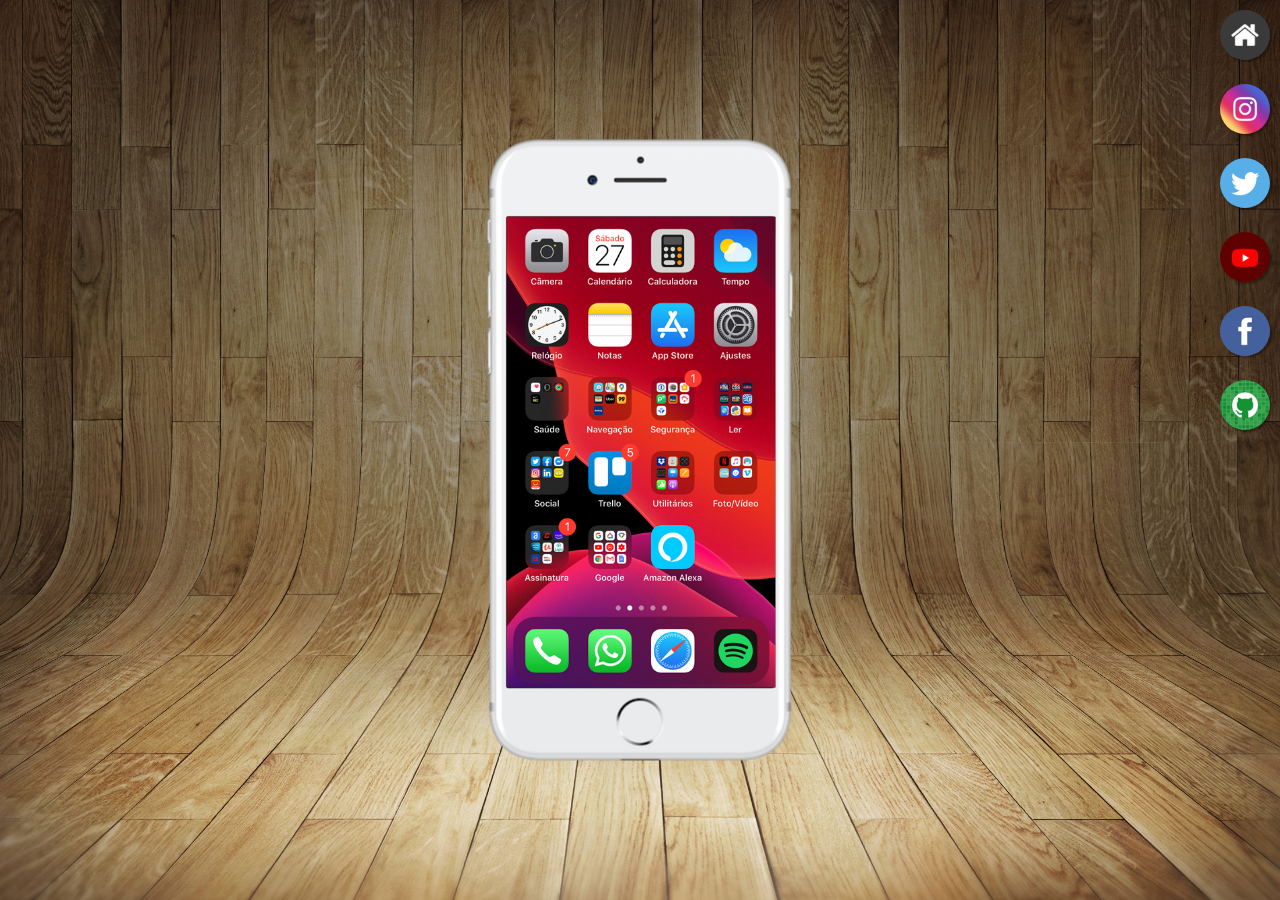
<file: index.html>
<!DOCTYPE html>
<html lang="pt-br">
<head>
    <meta charset="UTF-8">
    <meta http-equiv="X-UA-Compatible" content="IE=edge">
    <meta name="viewport" content="width=device-width, initial-scale=1.0">
    <link rel="stylesheet" href="estilos/style.css">
    <title>Teste Teste</title>
</head>
<body>
        <section id="telefone">
            <iframe src="home.html" name="tela" id="tela" frameborder="0"></iframe>
        </section>
        <section id="redes-sociais">
            <a href="home.html" target="tela"><img src="pacote-d013/imagens/logo-home.jpg" alt="Home"></a></br>
            <a href="instagram.html" target="tela"> <img src="pacote-d013/imagens/logo-instagram.jpg" alt="instagram"></a></br>
            <a href="twitter.html" target="tela"><img src="pacote-d013/imagens/logo-twitter.jpg" alt="twitter"></a></br>
            <a href="youtube.html" target="tela"><img src="pacote-d013/imagens/logo-youtube.jpg" alt="youtube"></a></br>
            <a href="facebook.html" target="tela"><img src="pacote-d013/imagens/logo-facebook.jpg" alt="facebook"></a></br>
            <a href="github.html" target="tela"><img src="pacote-d013/imagens/logo-github.jpg" alt="github"></a>
        </section>
</body>
</html>
</file>
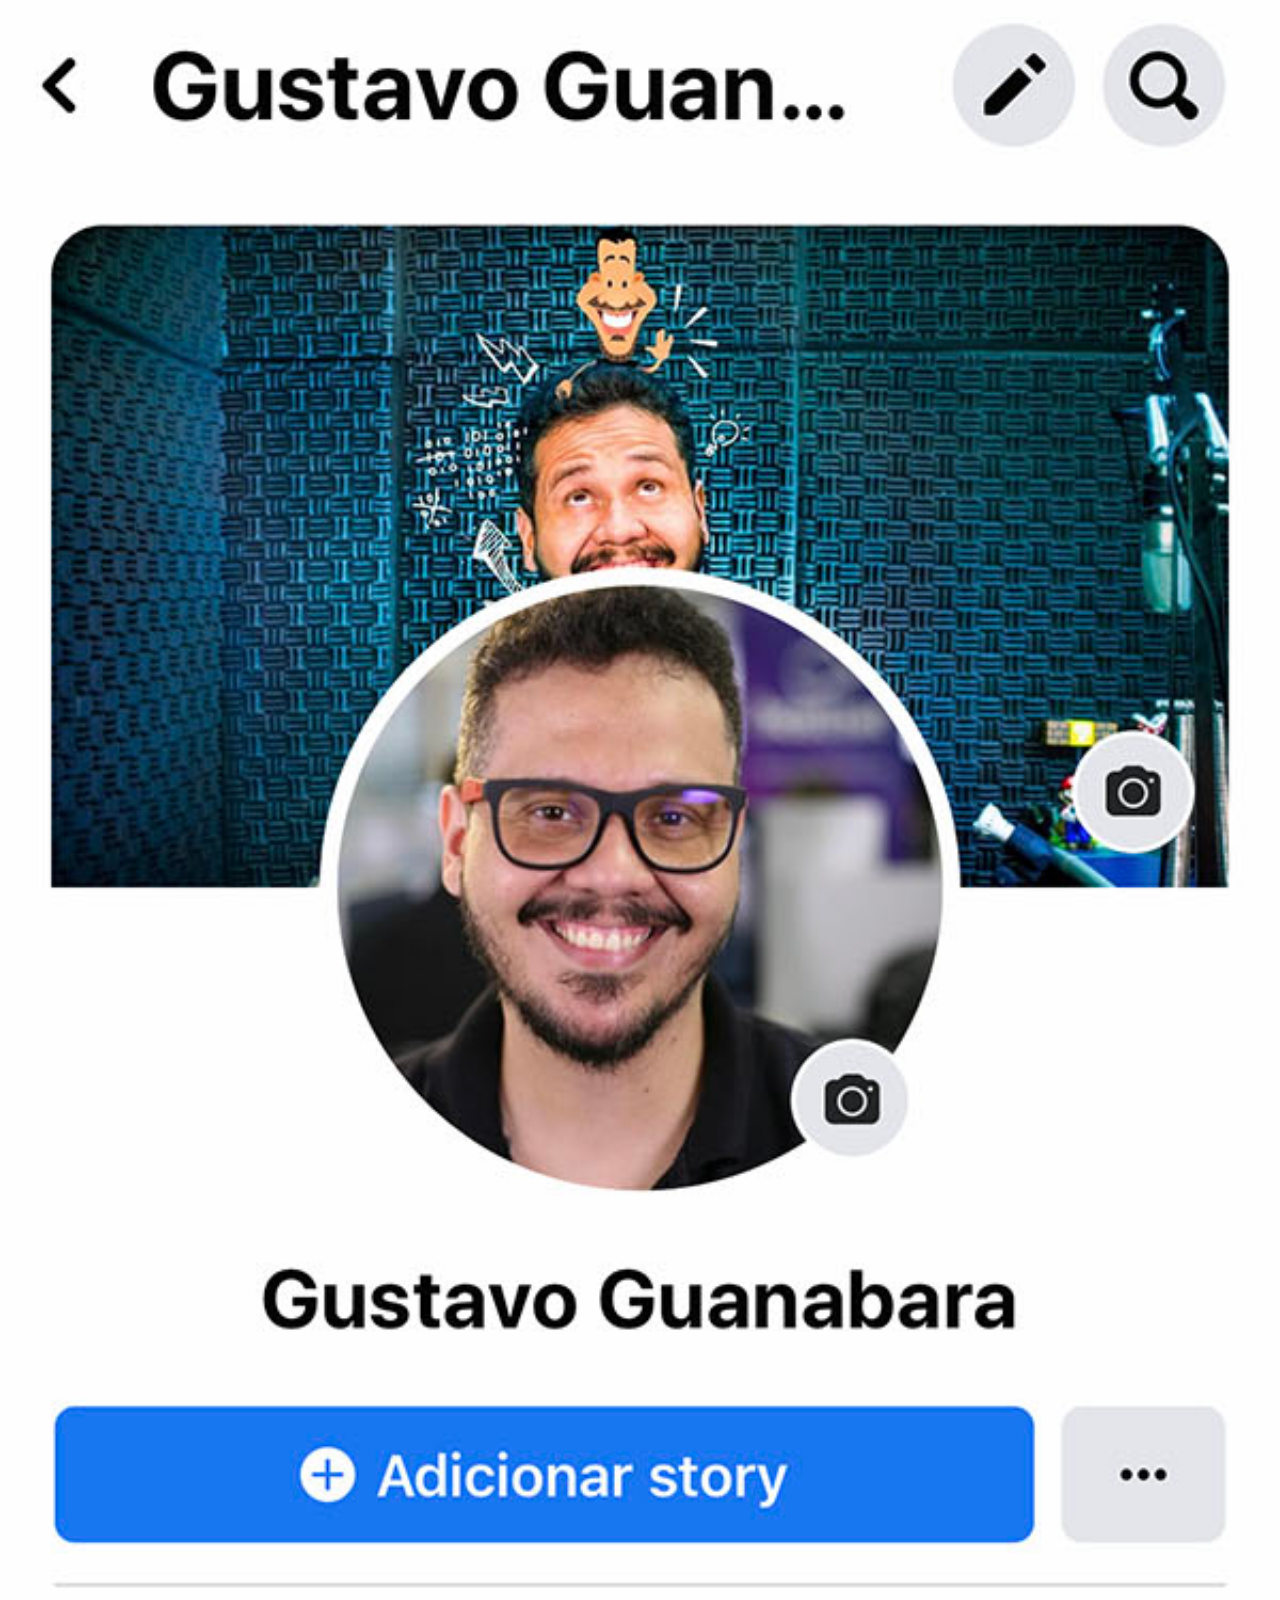
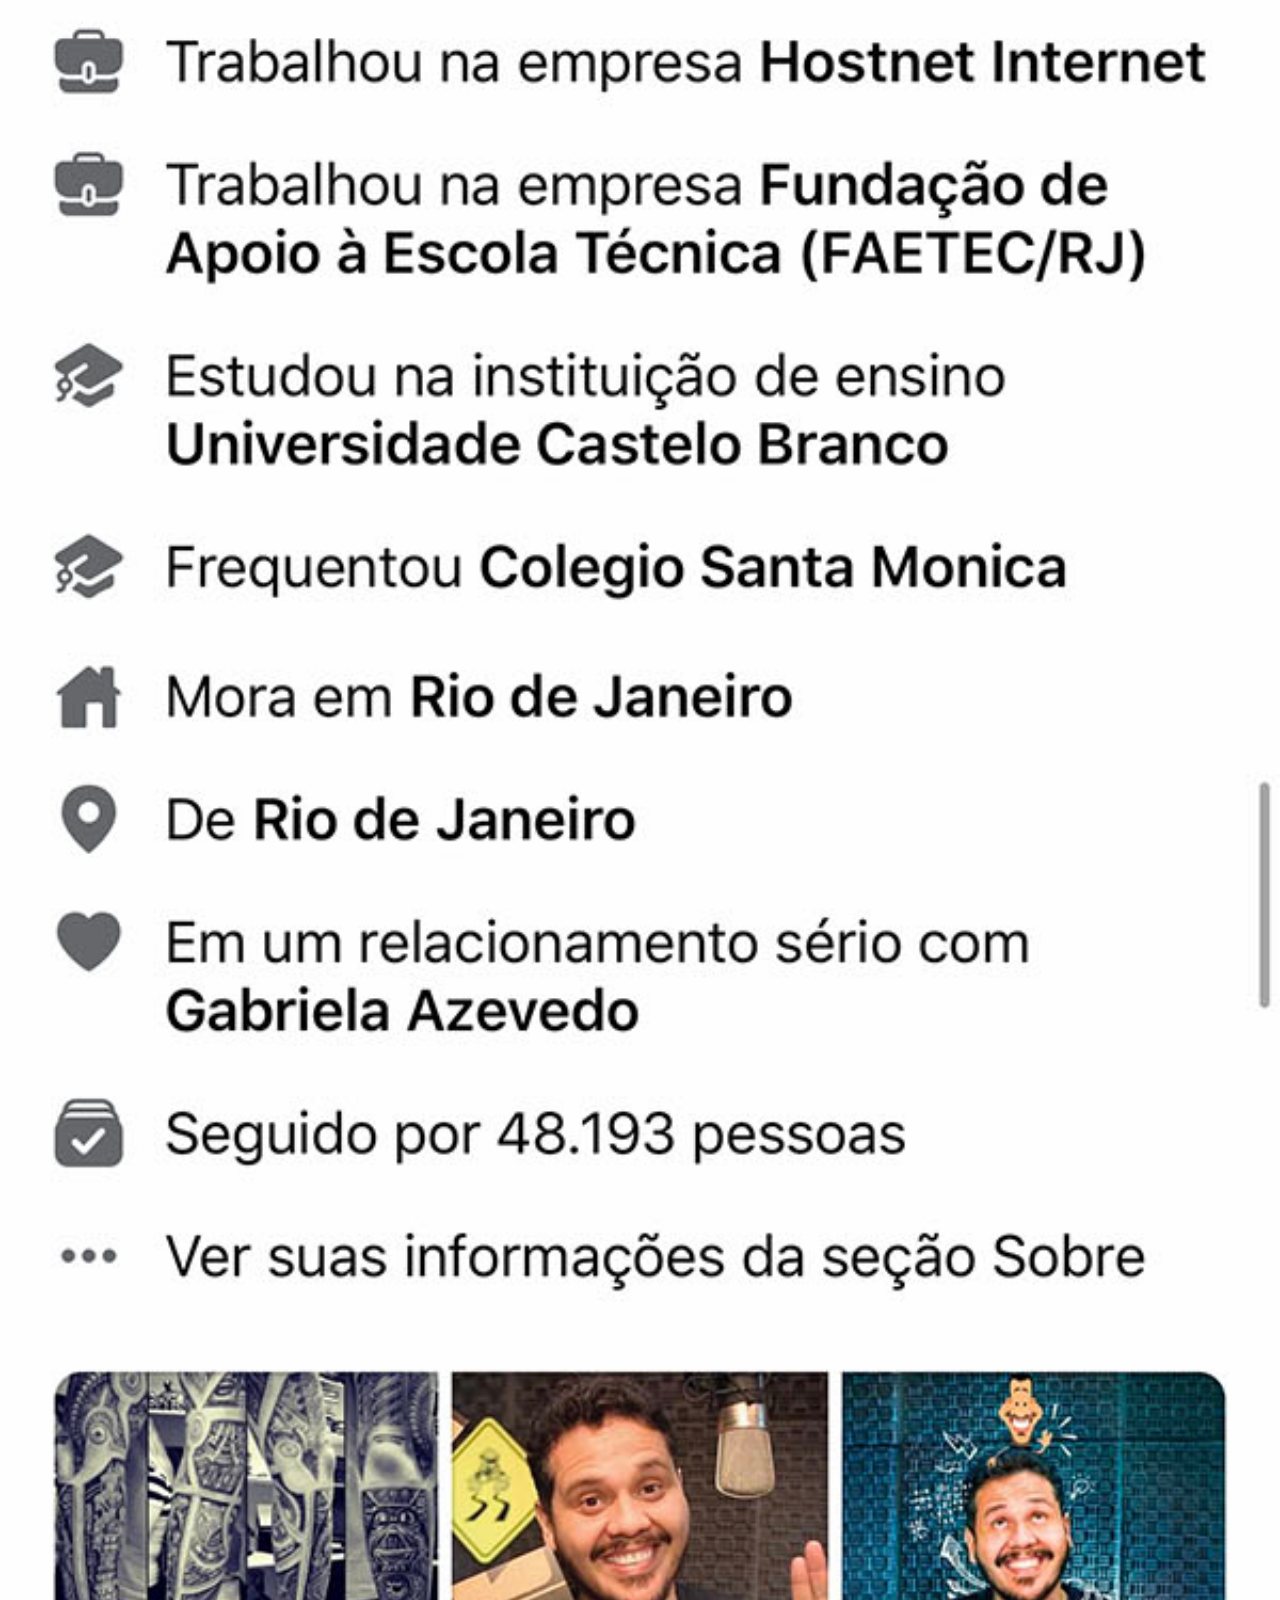
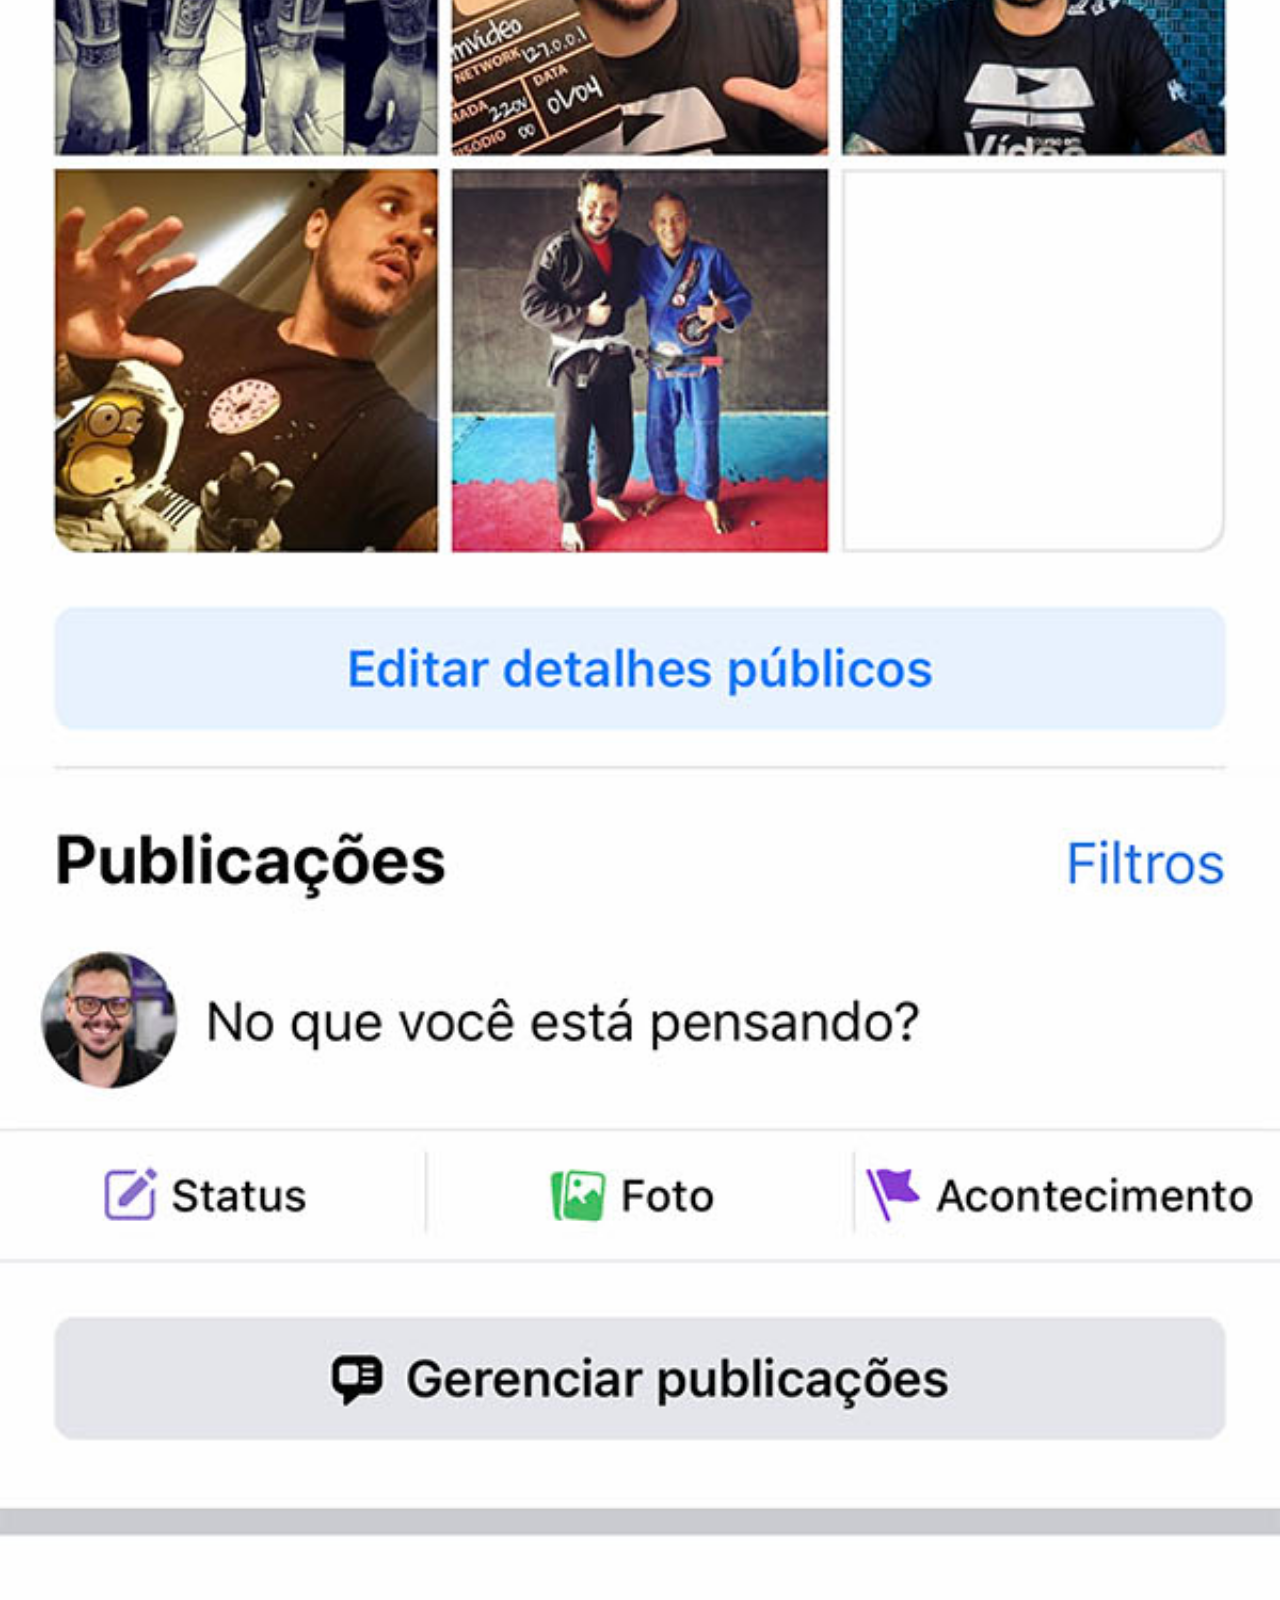
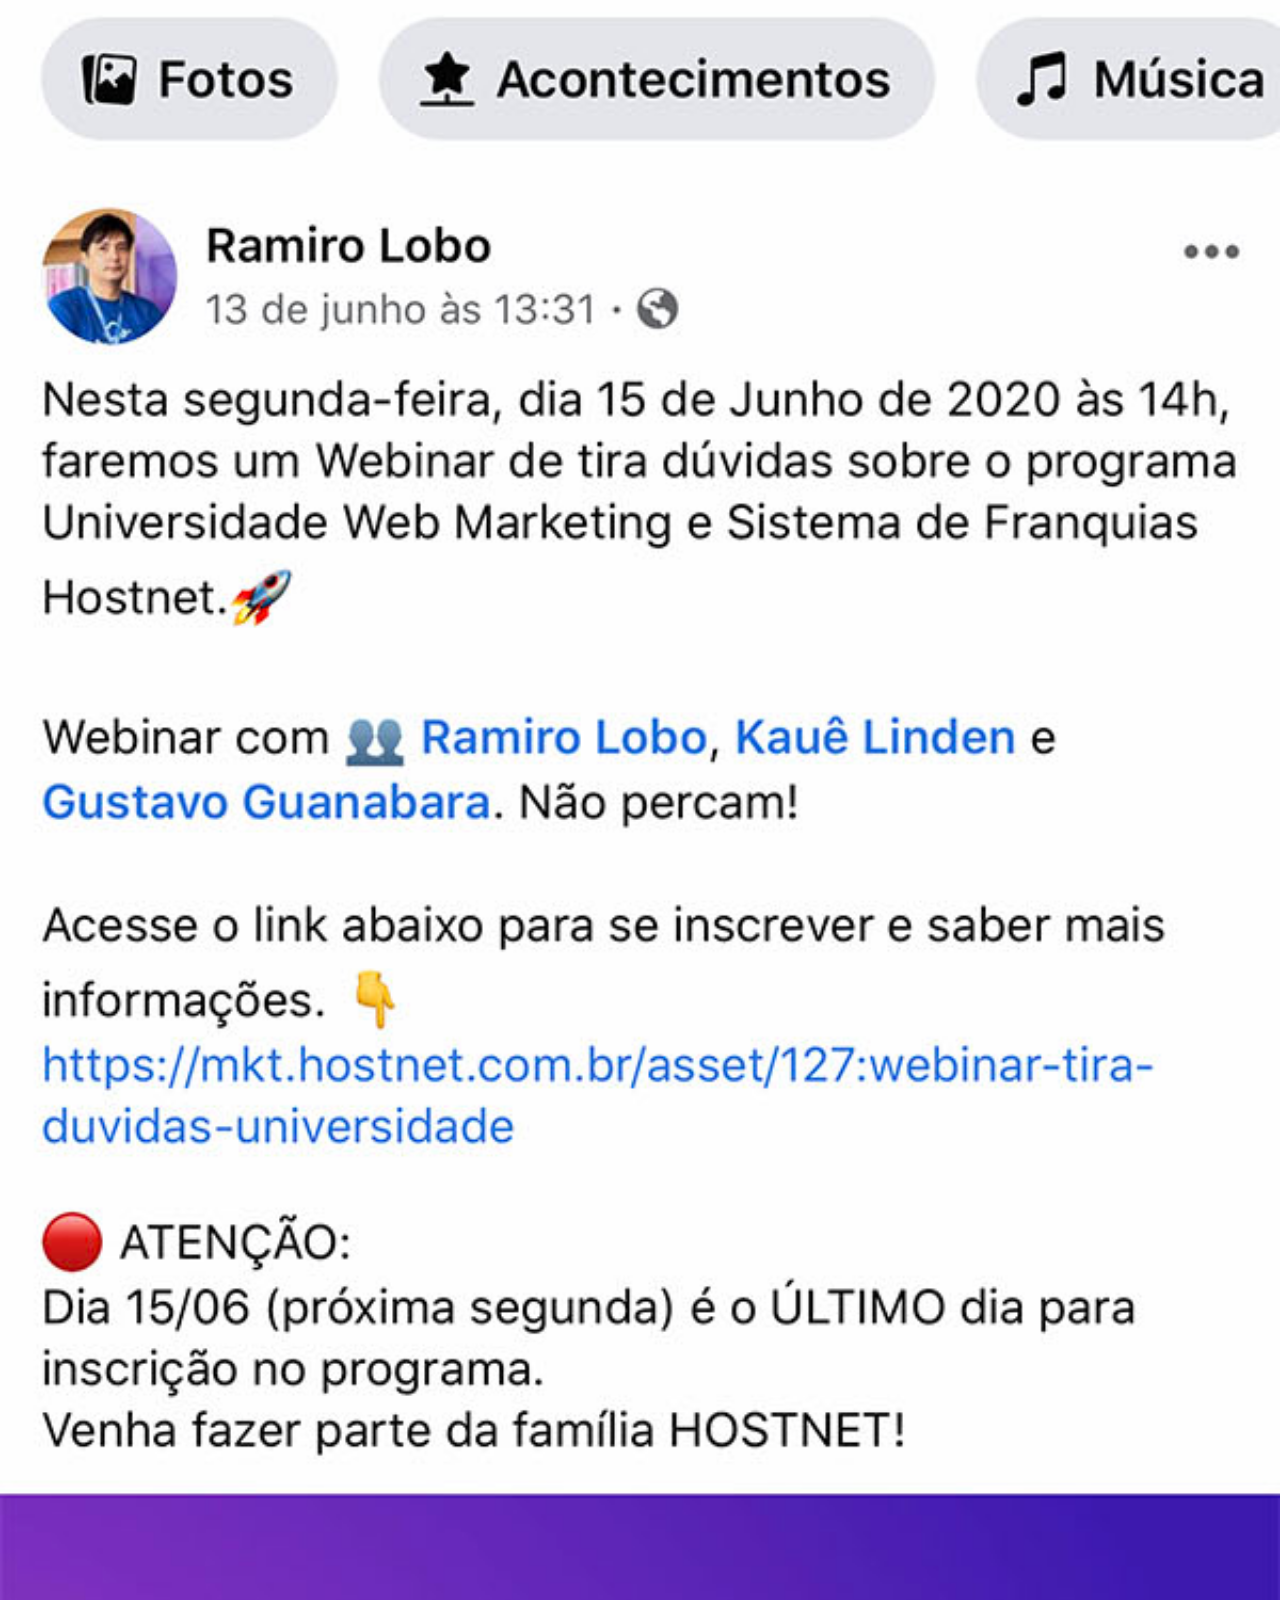
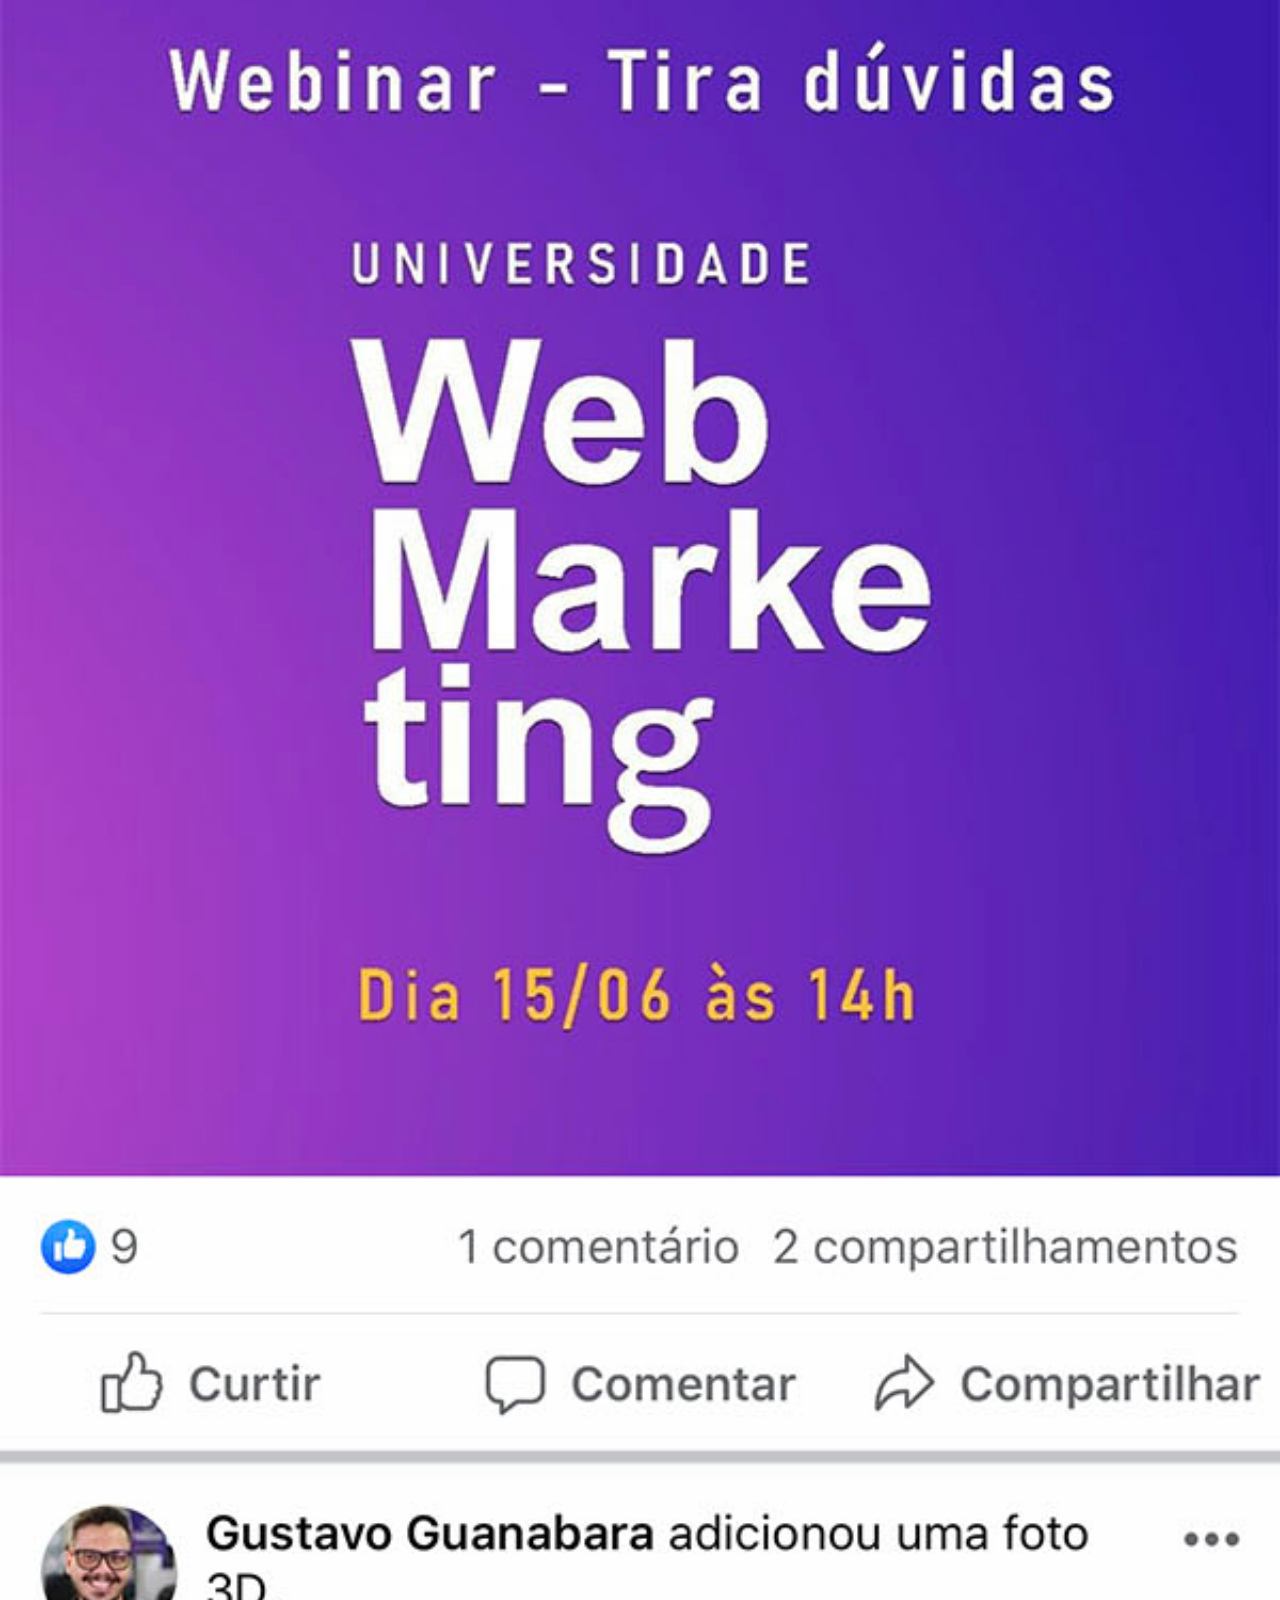
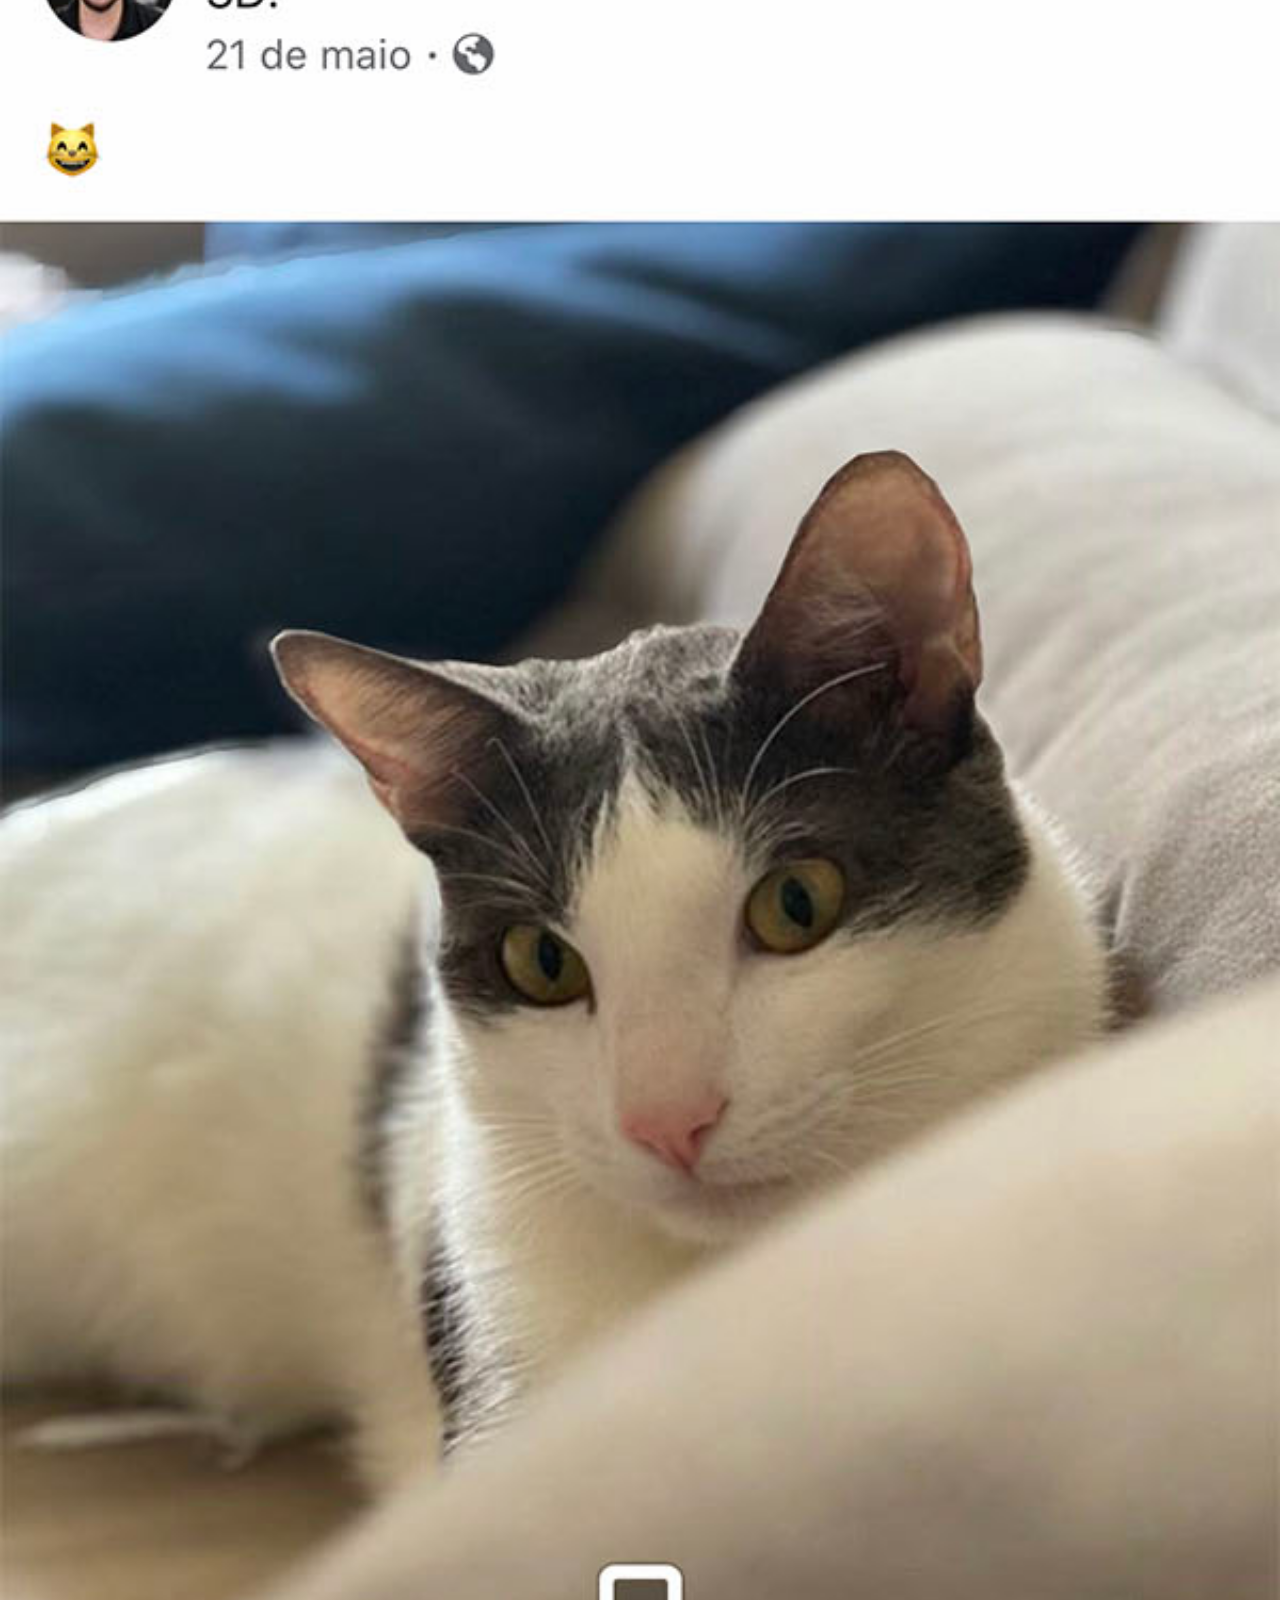
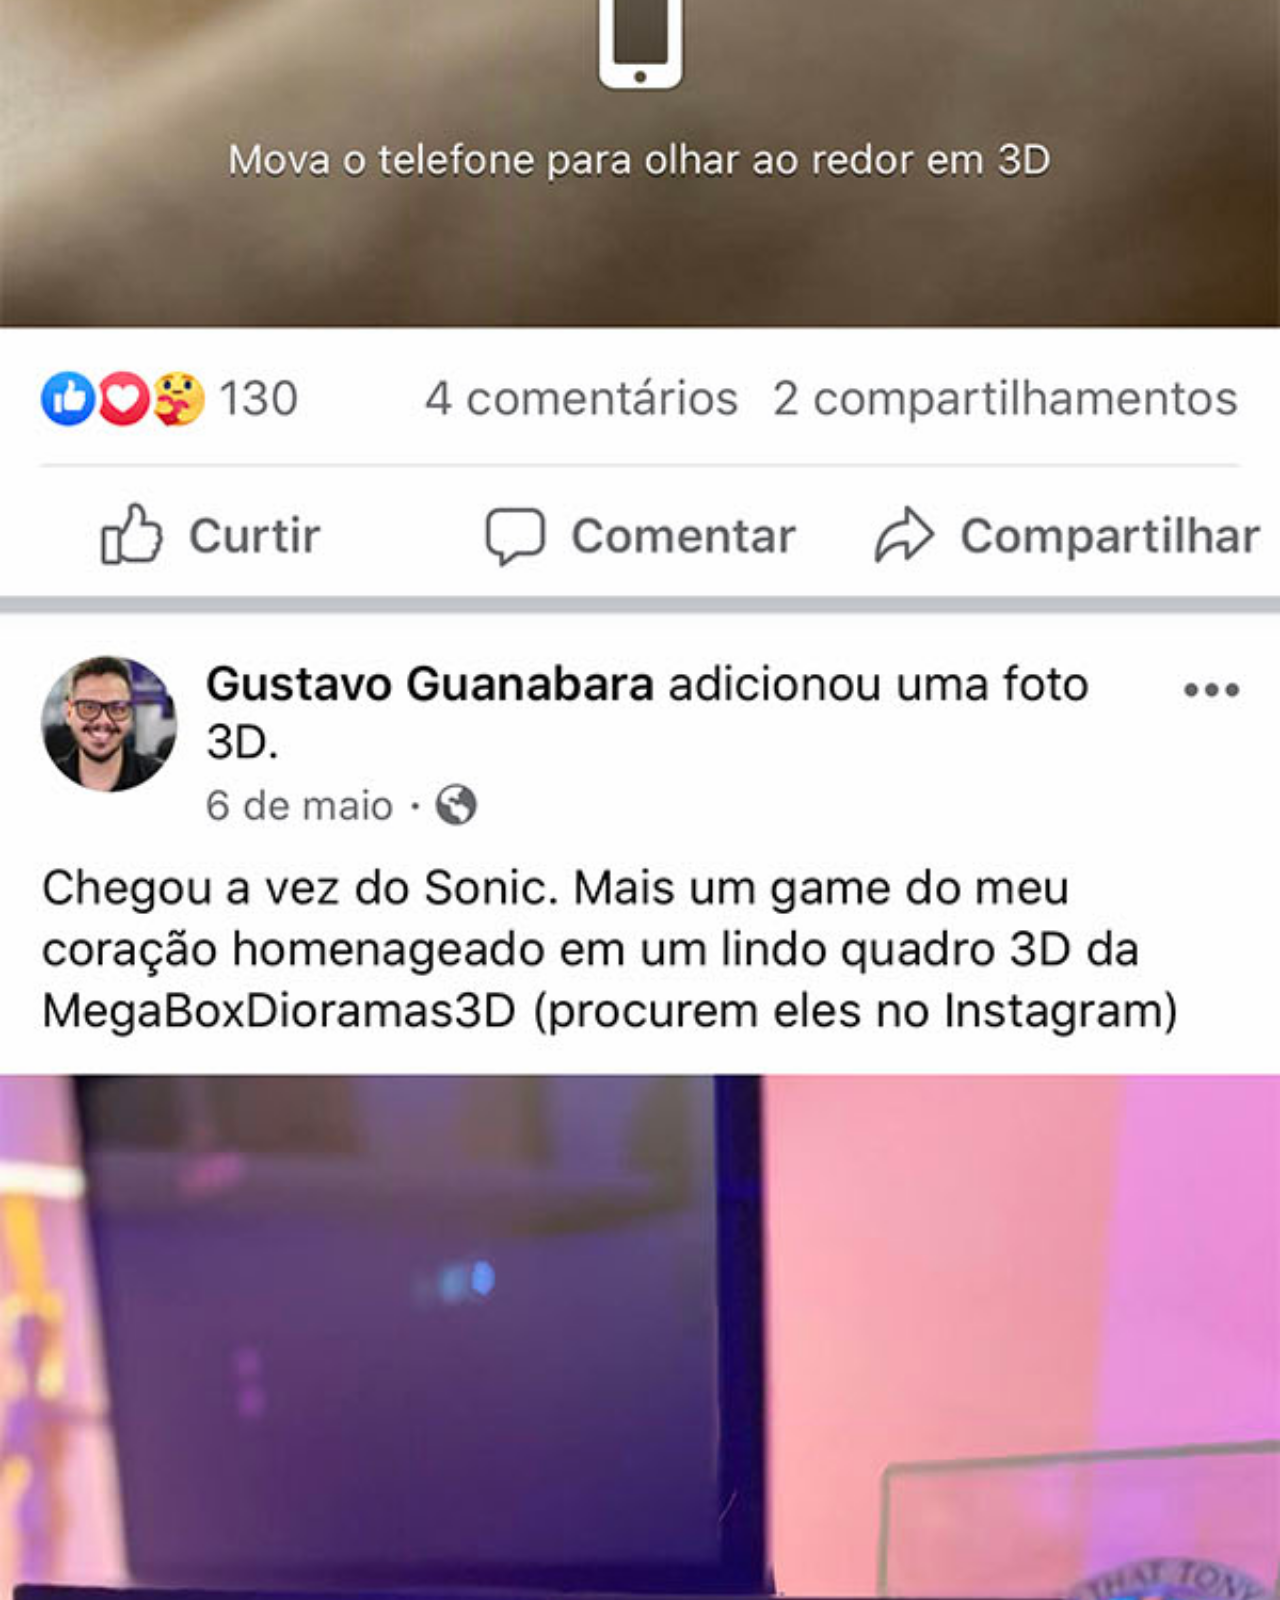
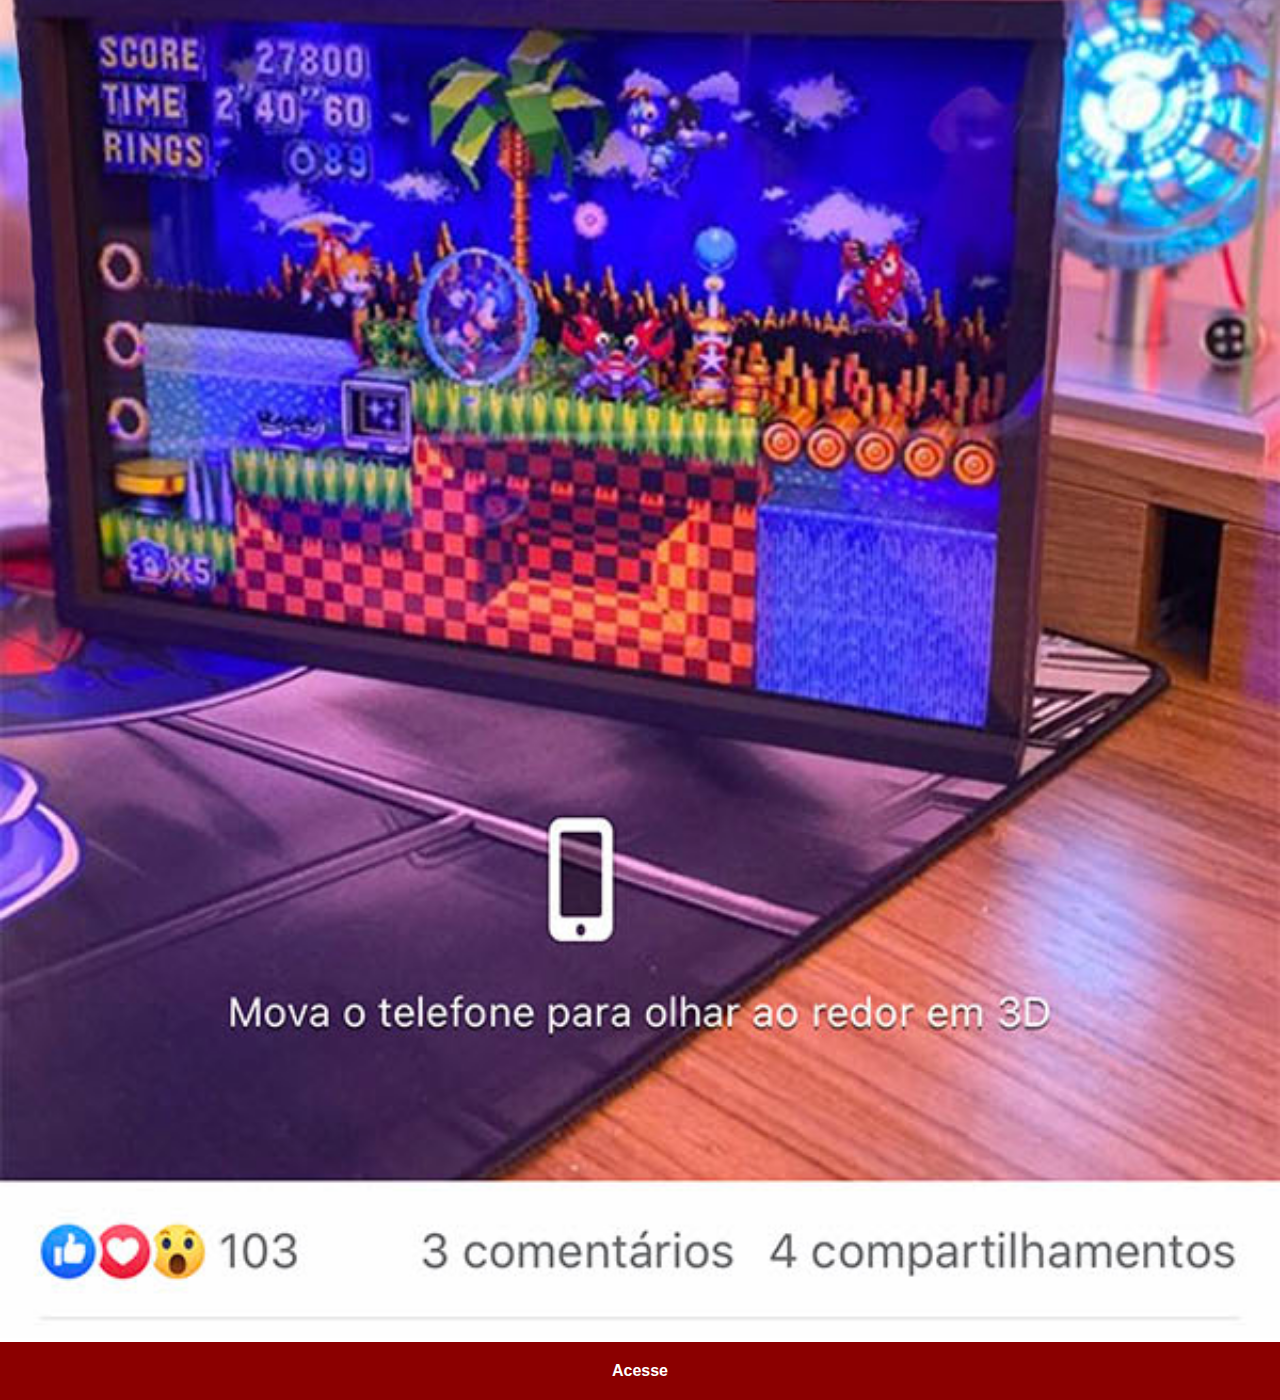
<file: facebook.html>
<!DOCTYPE html>
<html lang="pt-br">
<head>
    <meta charset="UTF-8">
    <meta http-equiv="X-UA-Compatible" content="IE=edge">
    <meta name="viewport" content="width=device-width, initial-scale=1.0">
    <link rel="stylesheet" href="estilos/social.css">
    <title>Facebook</title>
</head>
<body>
    <img src="pacote-d013/imagens/tela-facebook.jpg" alt="">
    <a href="#">Acesse</a>
</body>
</html>
</file>
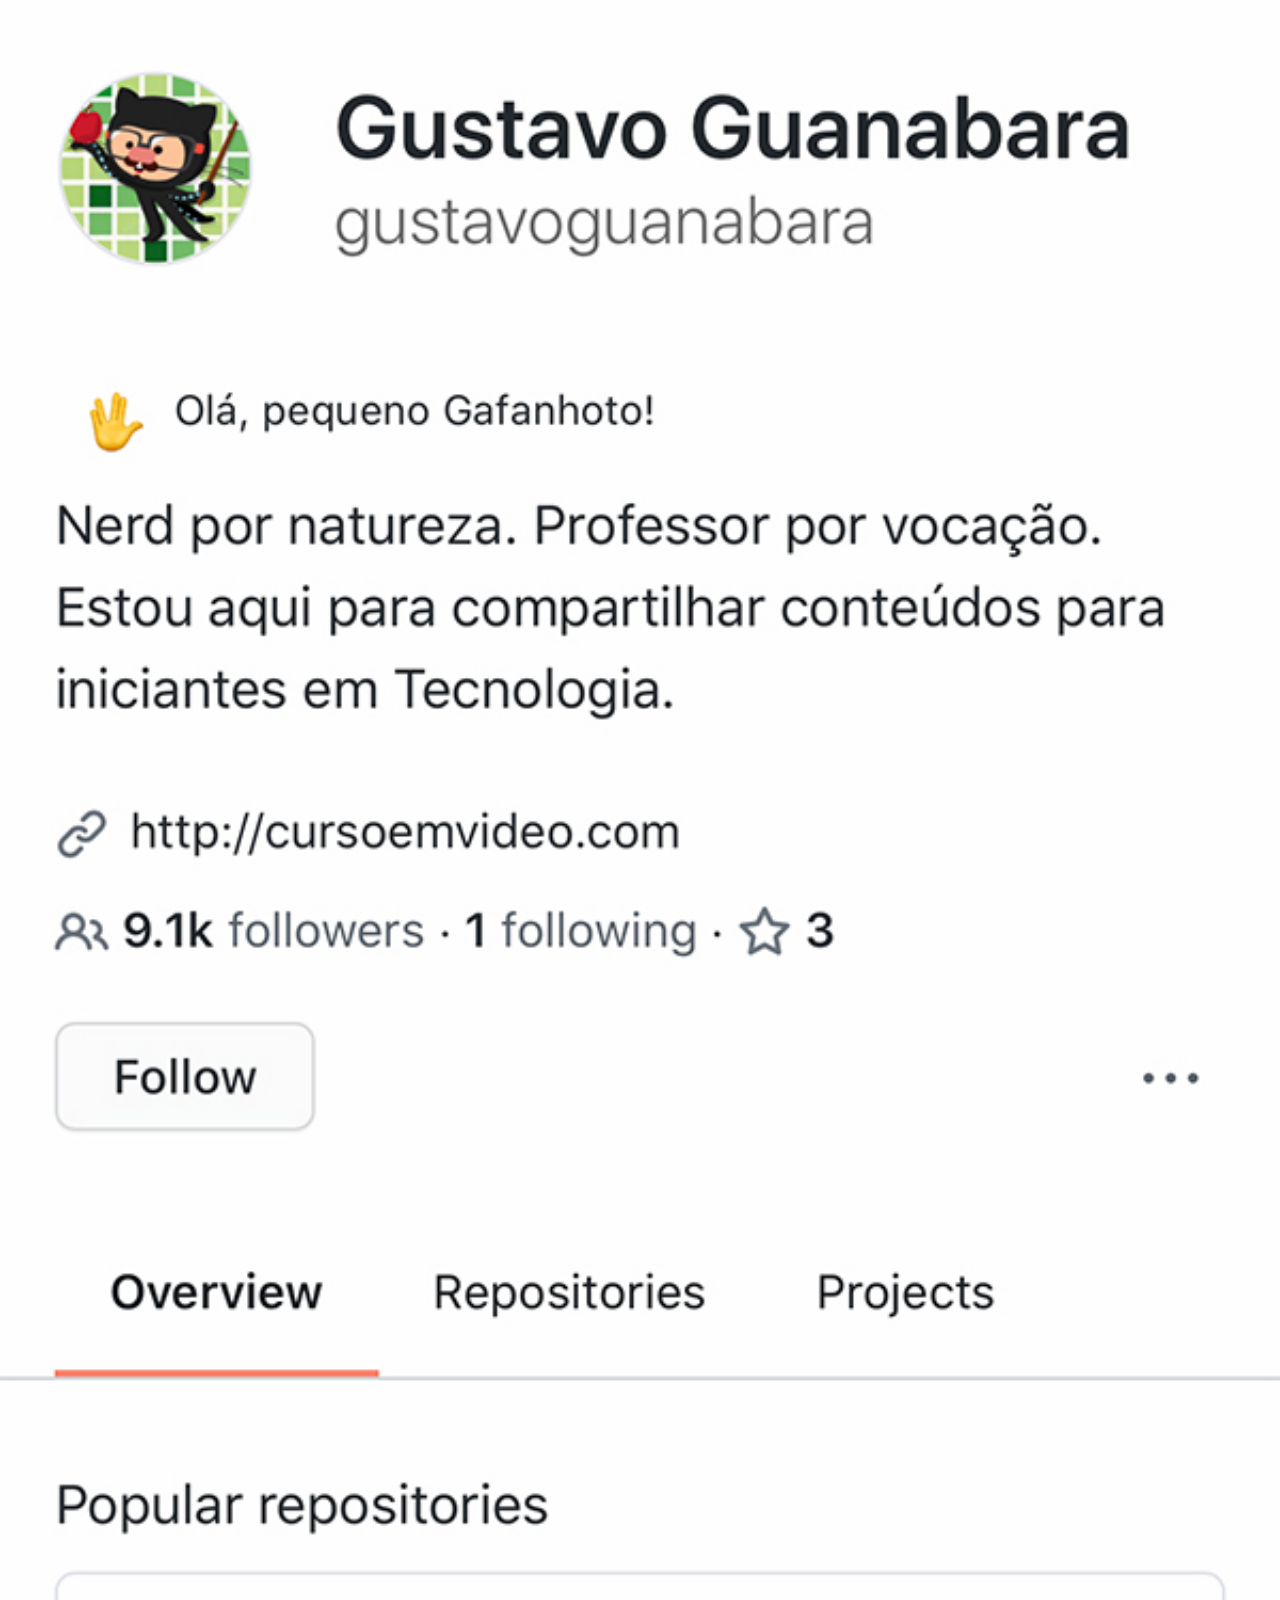
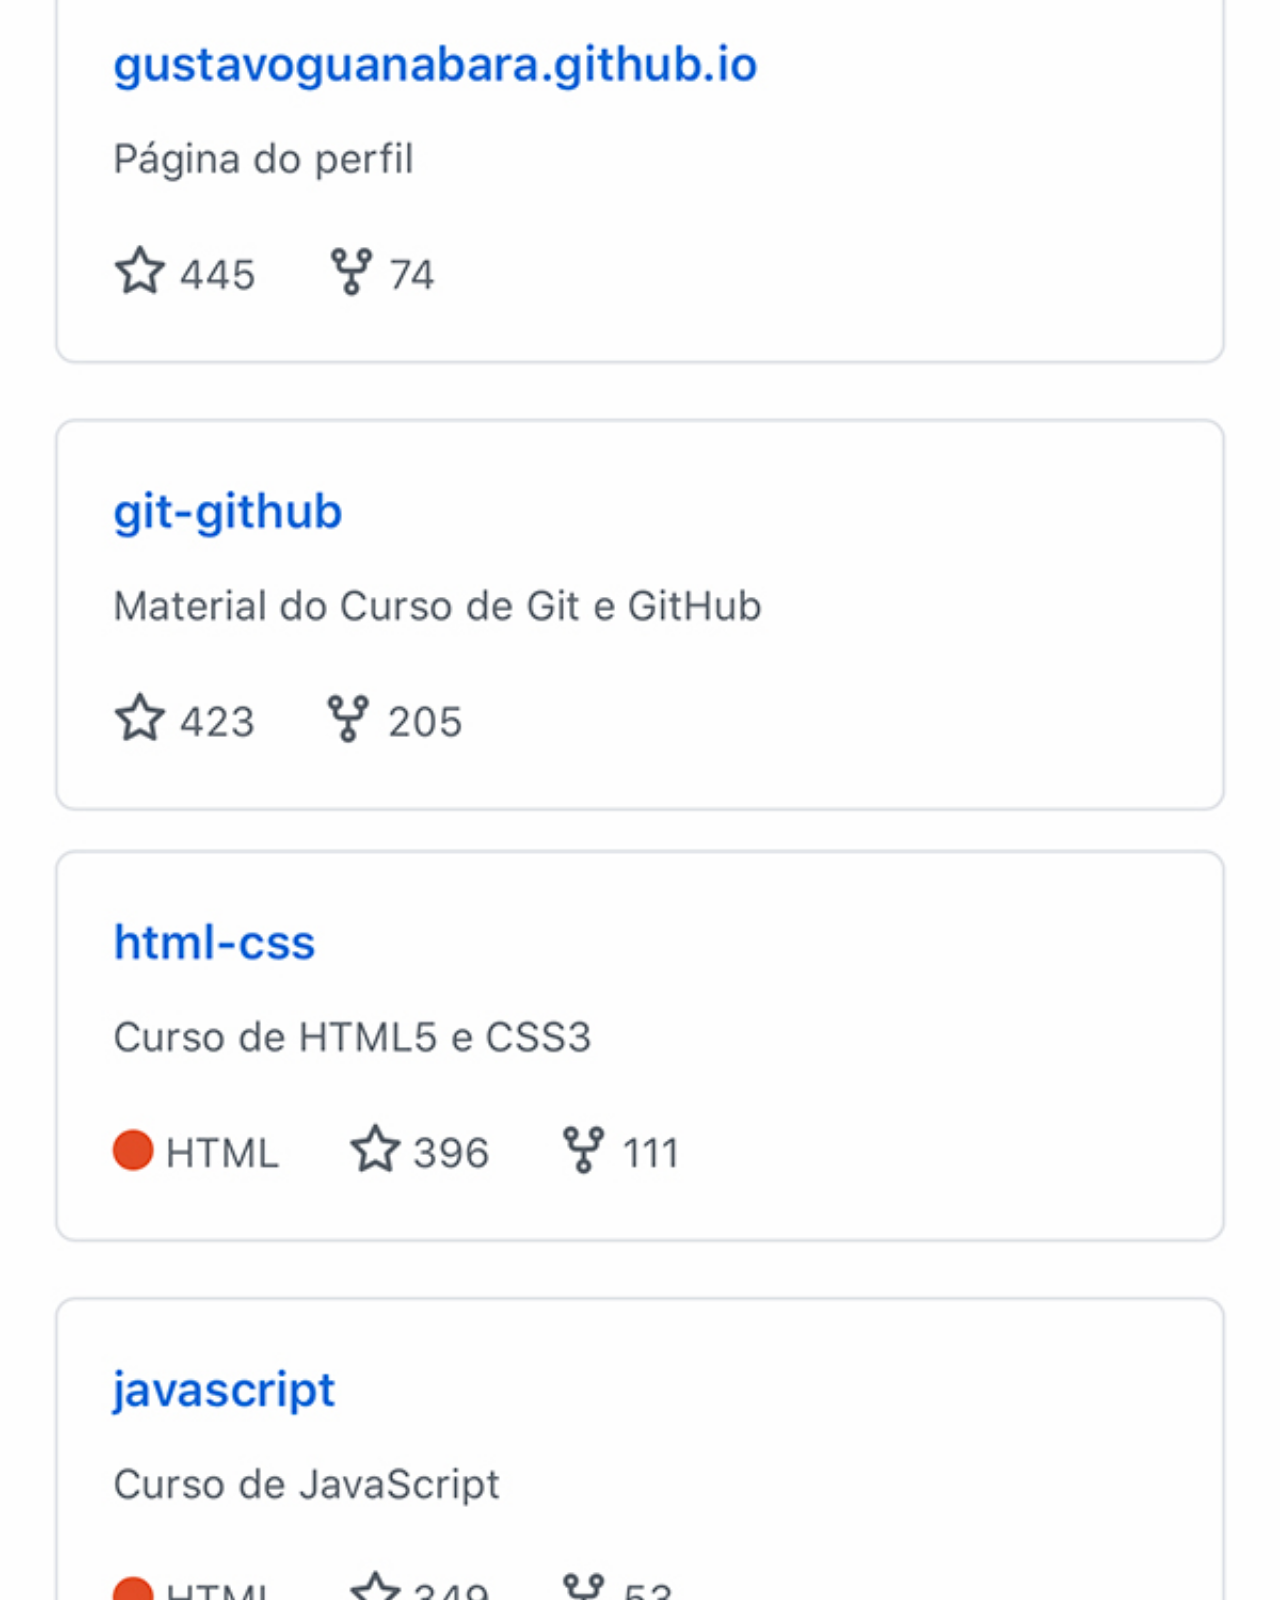
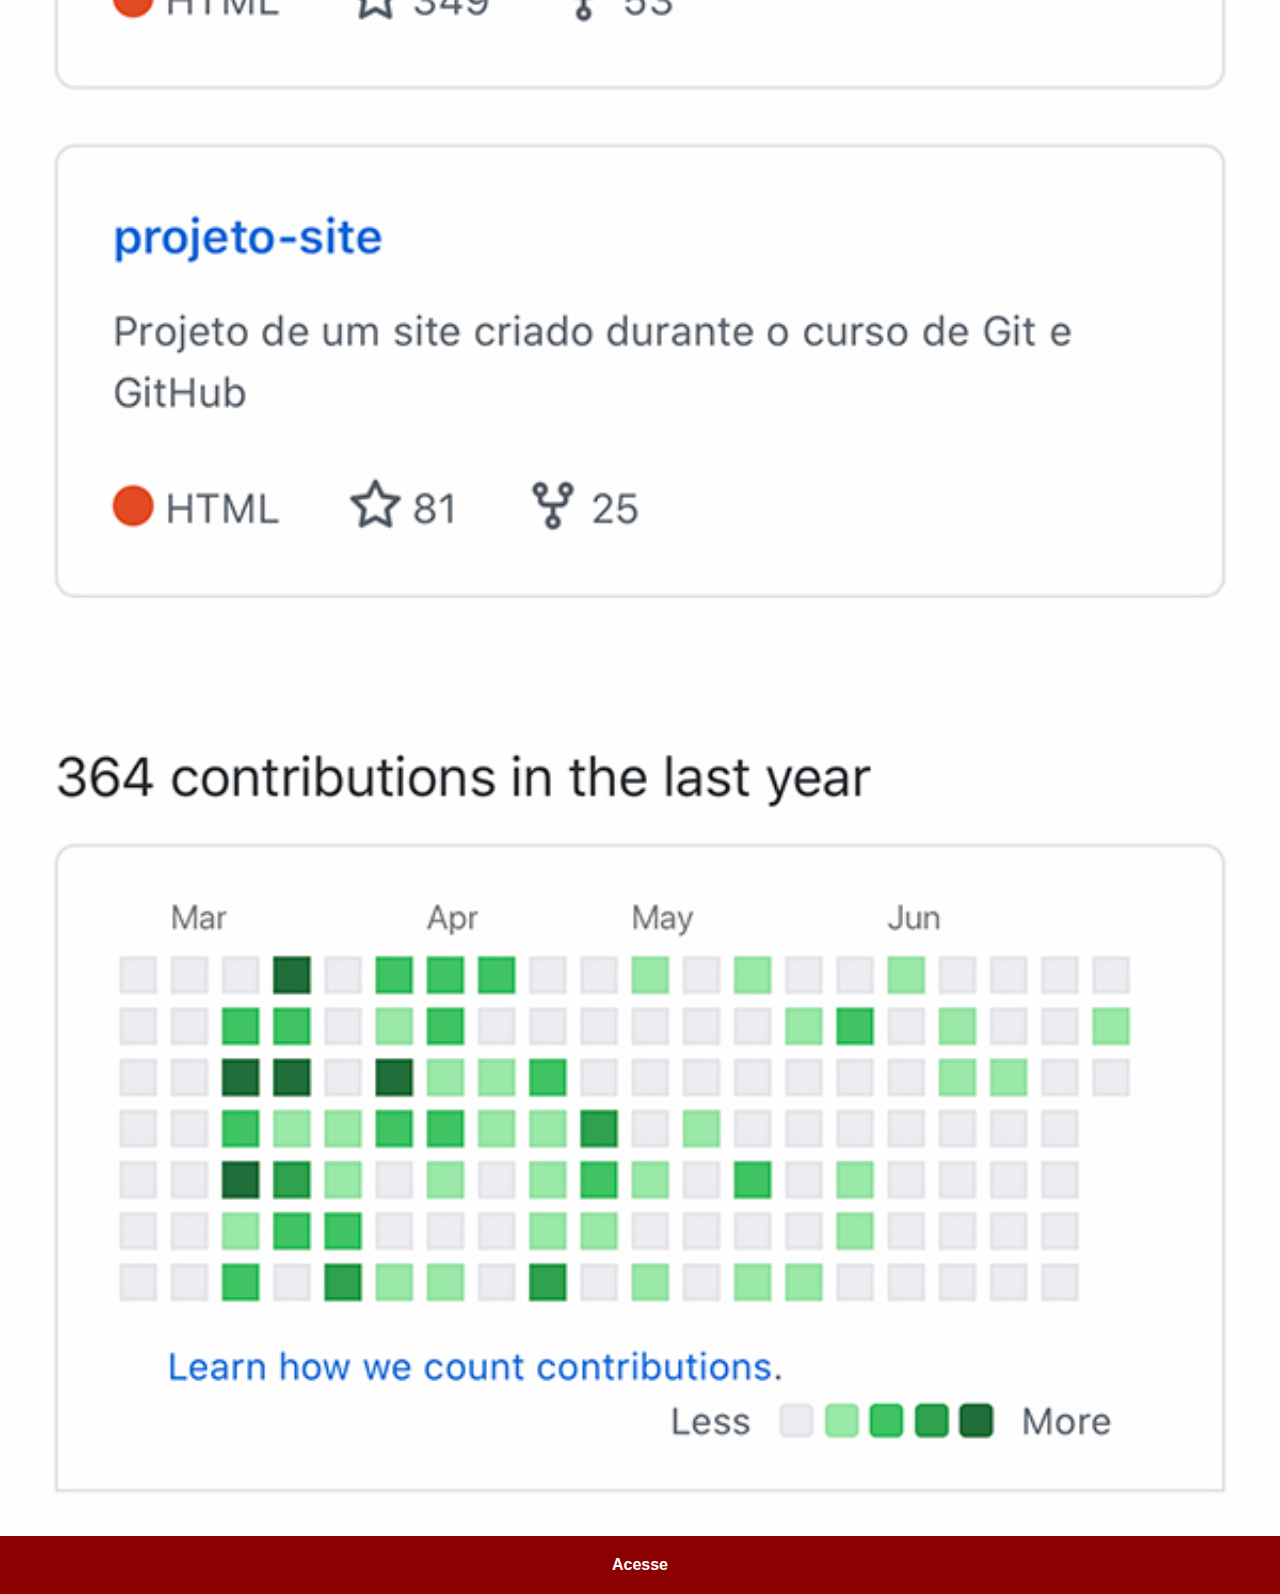
<file: github.html>
<!DOCTYPE html>
<html lang="pt-br">
<head>
    <meta charset="UTF-8">
    <meta http-equiv="X-UA-Compatible" content="IE=edge">
    <meta name="viewport" content="width=device-width, initial-scale=1.0">
    <link rel="stylesheet" href="estilos/social.css">
    <title>github</title>
</head>
<body>
    <img src="pacote-d013/imagens/tela-github.jpg" alt="">
    <a href="#">Acesse</a>
</body>
</html>
</file>
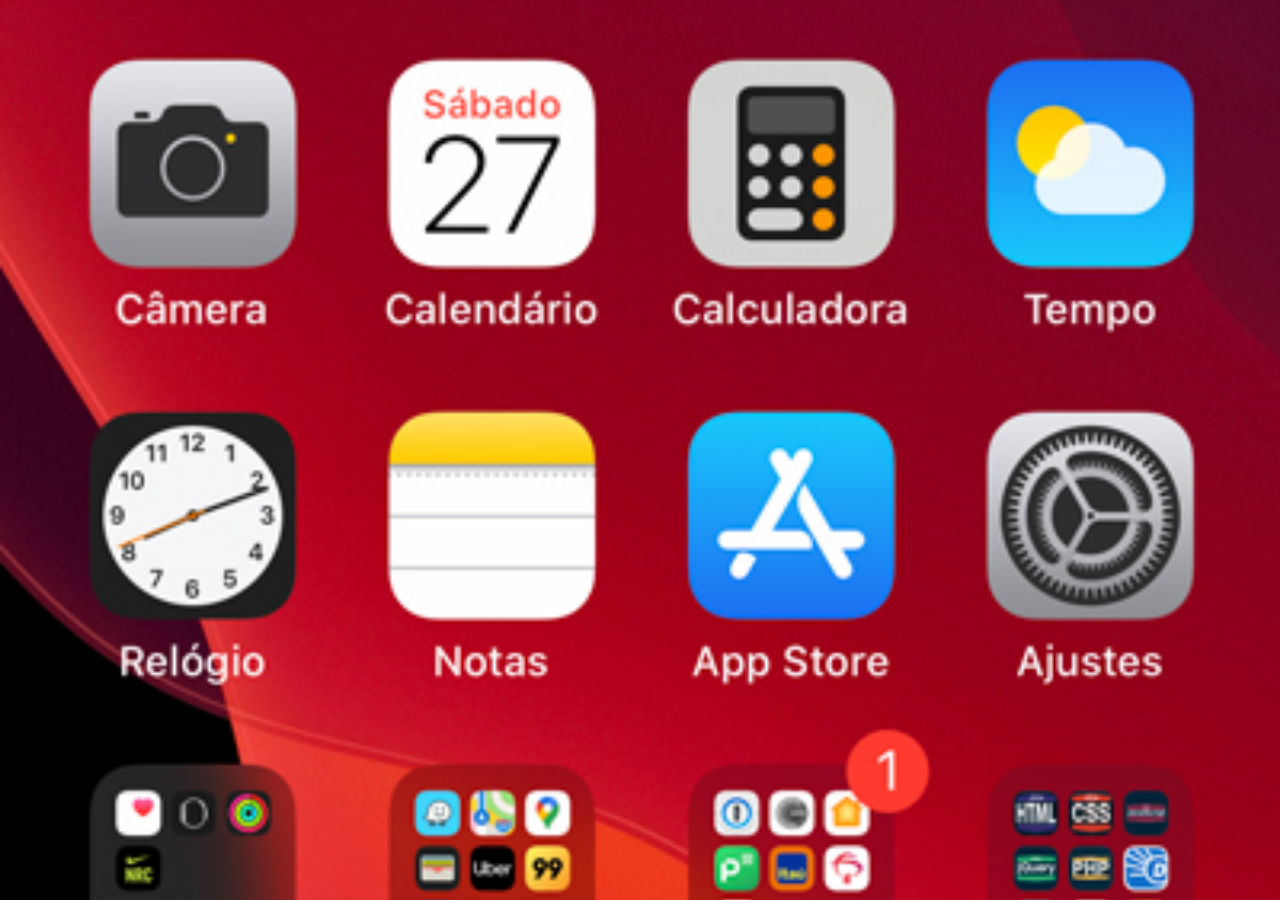
<file: home.html>
<!DOCTYPE html>
<html lang="pt-br">
<head>
    <meta charset="UTF-8">
    <meta http-equiv="X-UA-Compatible" content="IE=edge">
    <meta name="viewport" content="width=device-width, initial-scale=1.0">
    <title>Home</title>
    <style>
        * {
          margin: 0%;
          padding: 0%; 
        }

        body {
            width: 100vw;
            height: 100vh;
            background:black url(pacote-d013/imagens/tela-home.jpg) no-repeat top center ;
            background-size: cover;
        }
    </style>
</head>
<body>
    
</body>
</html>
</file>
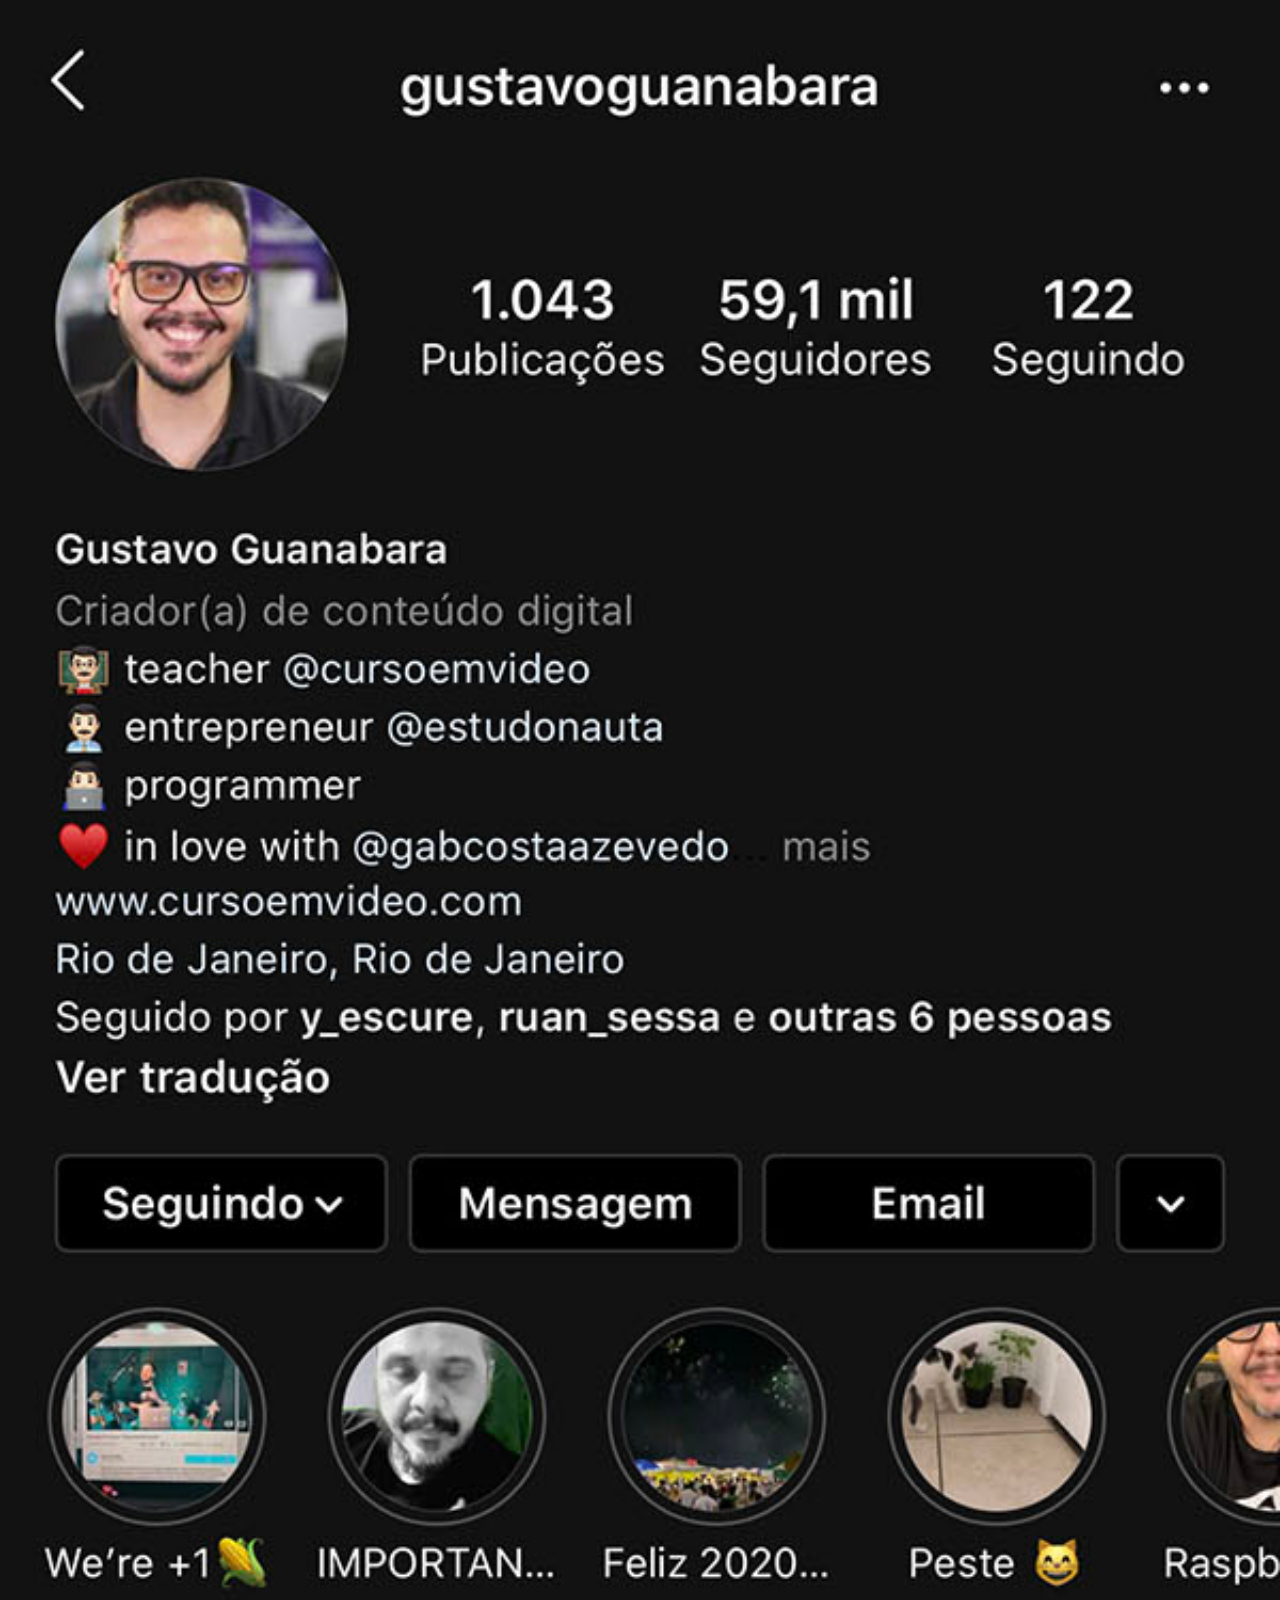
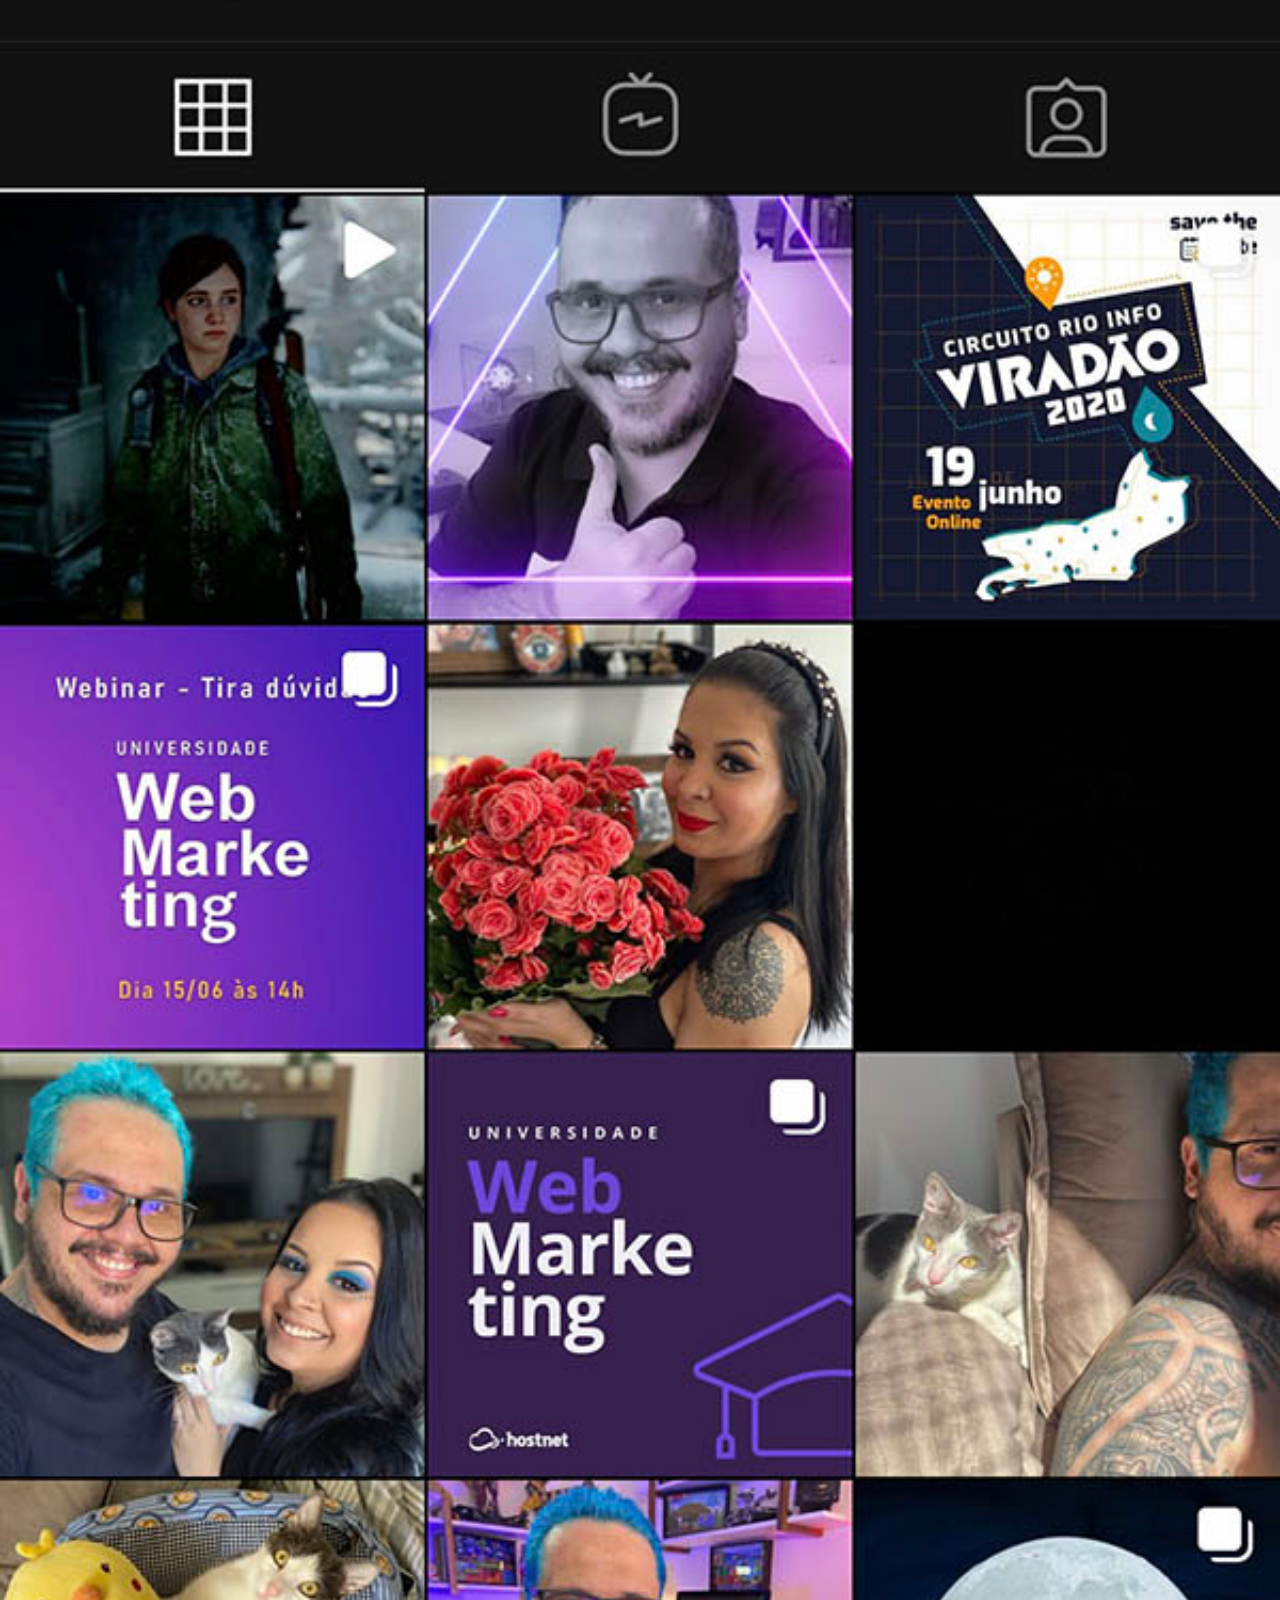
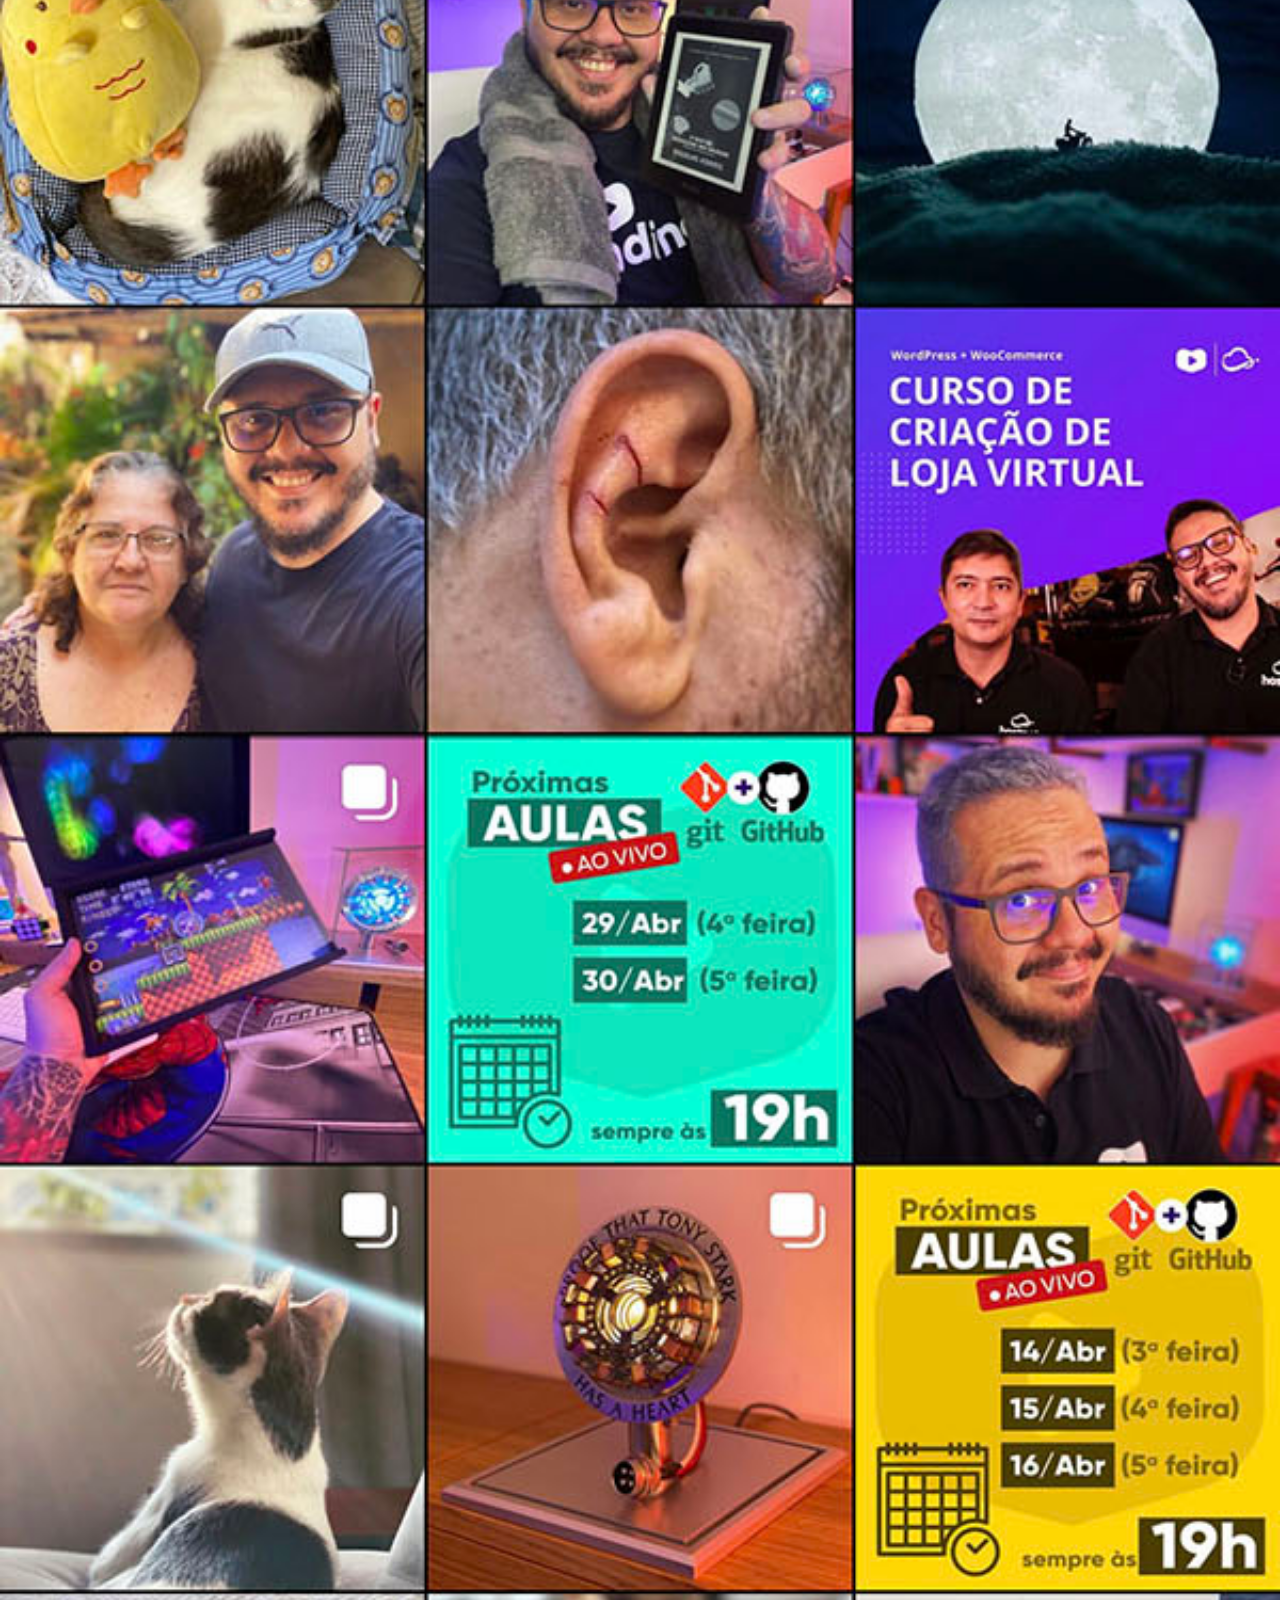
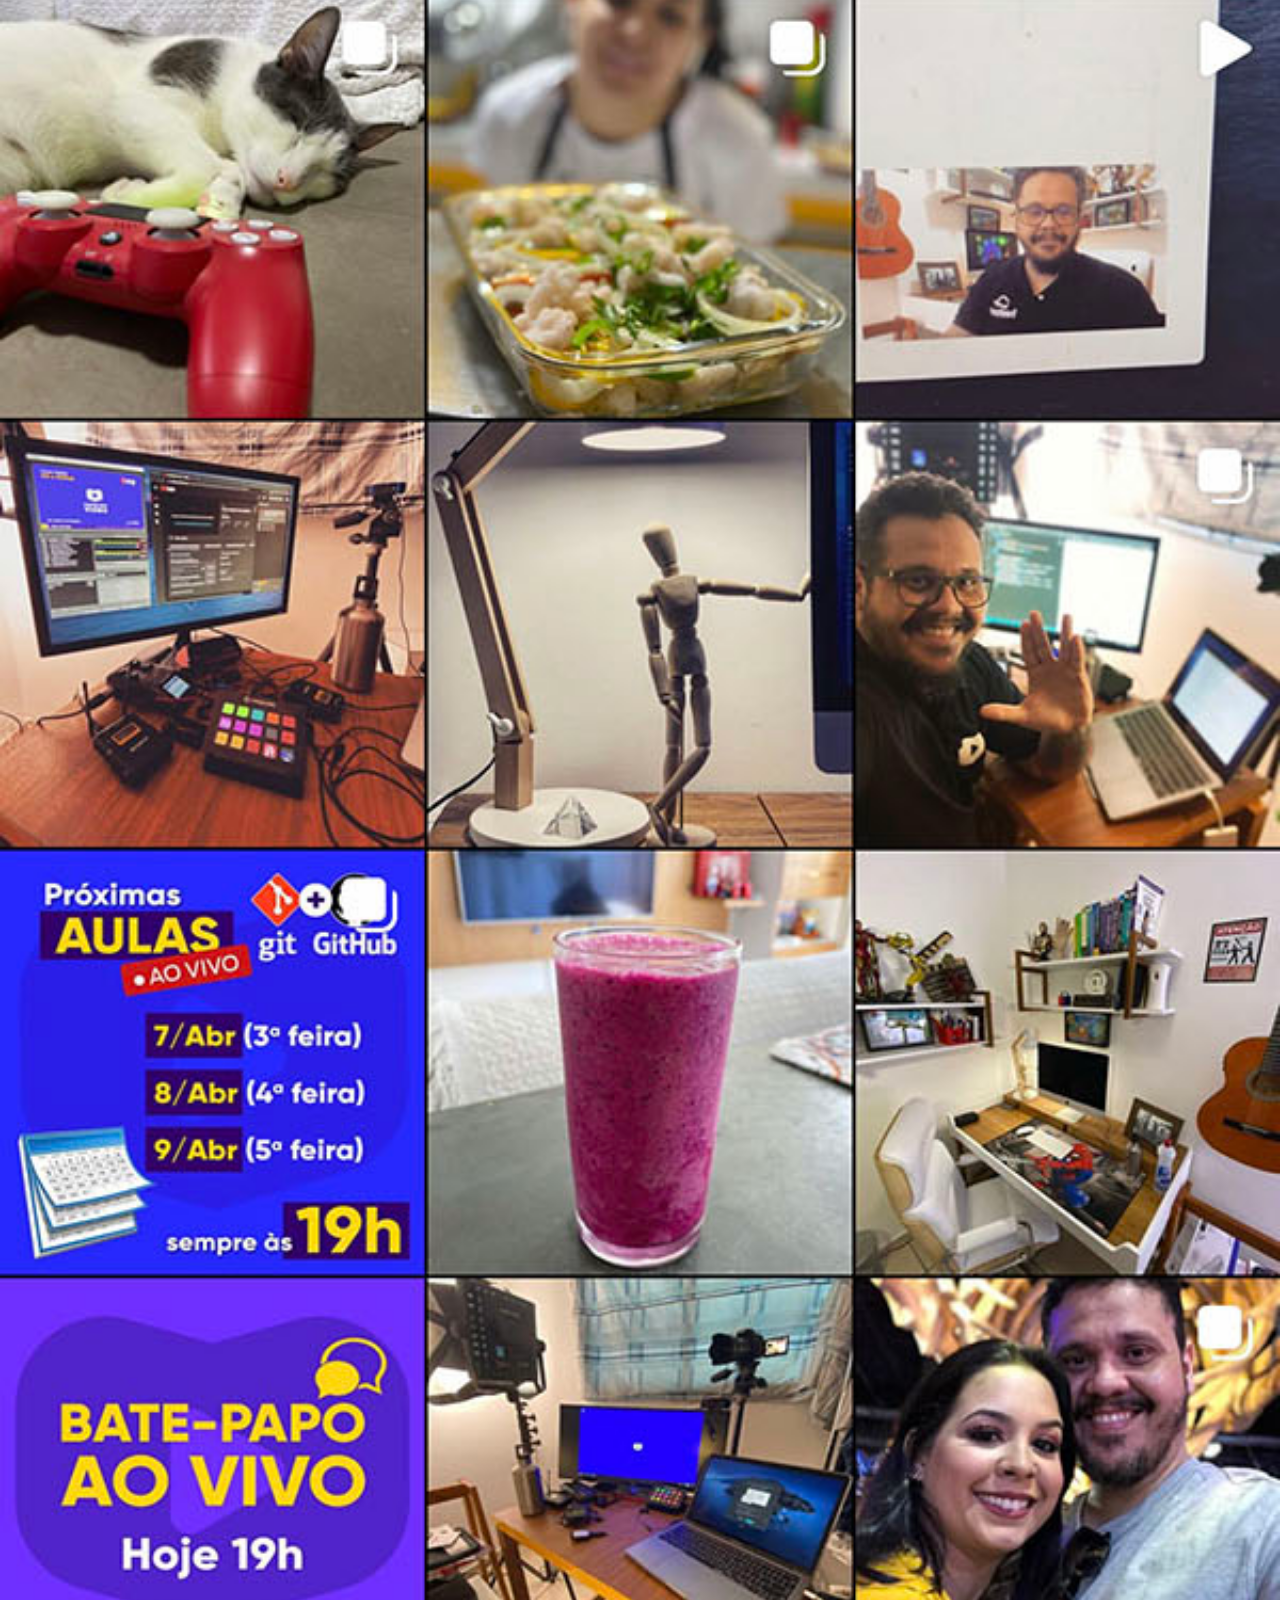
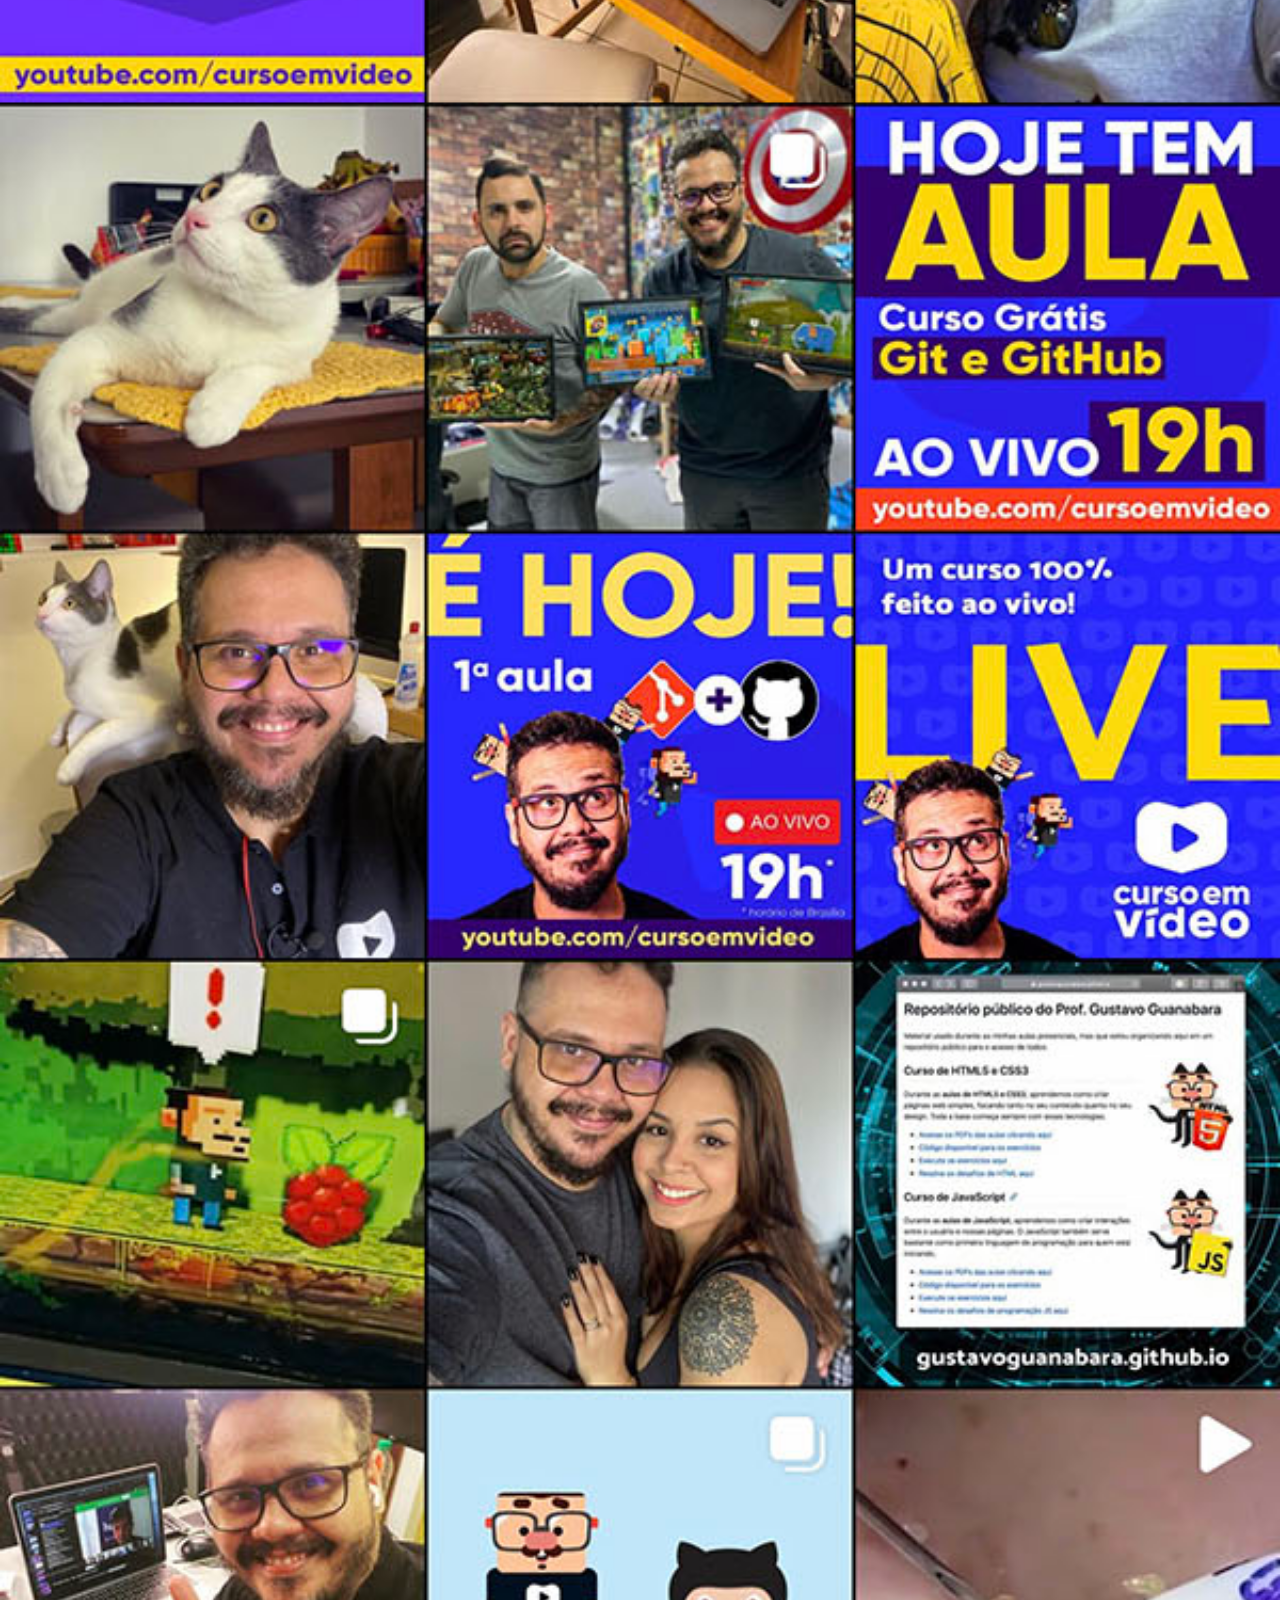
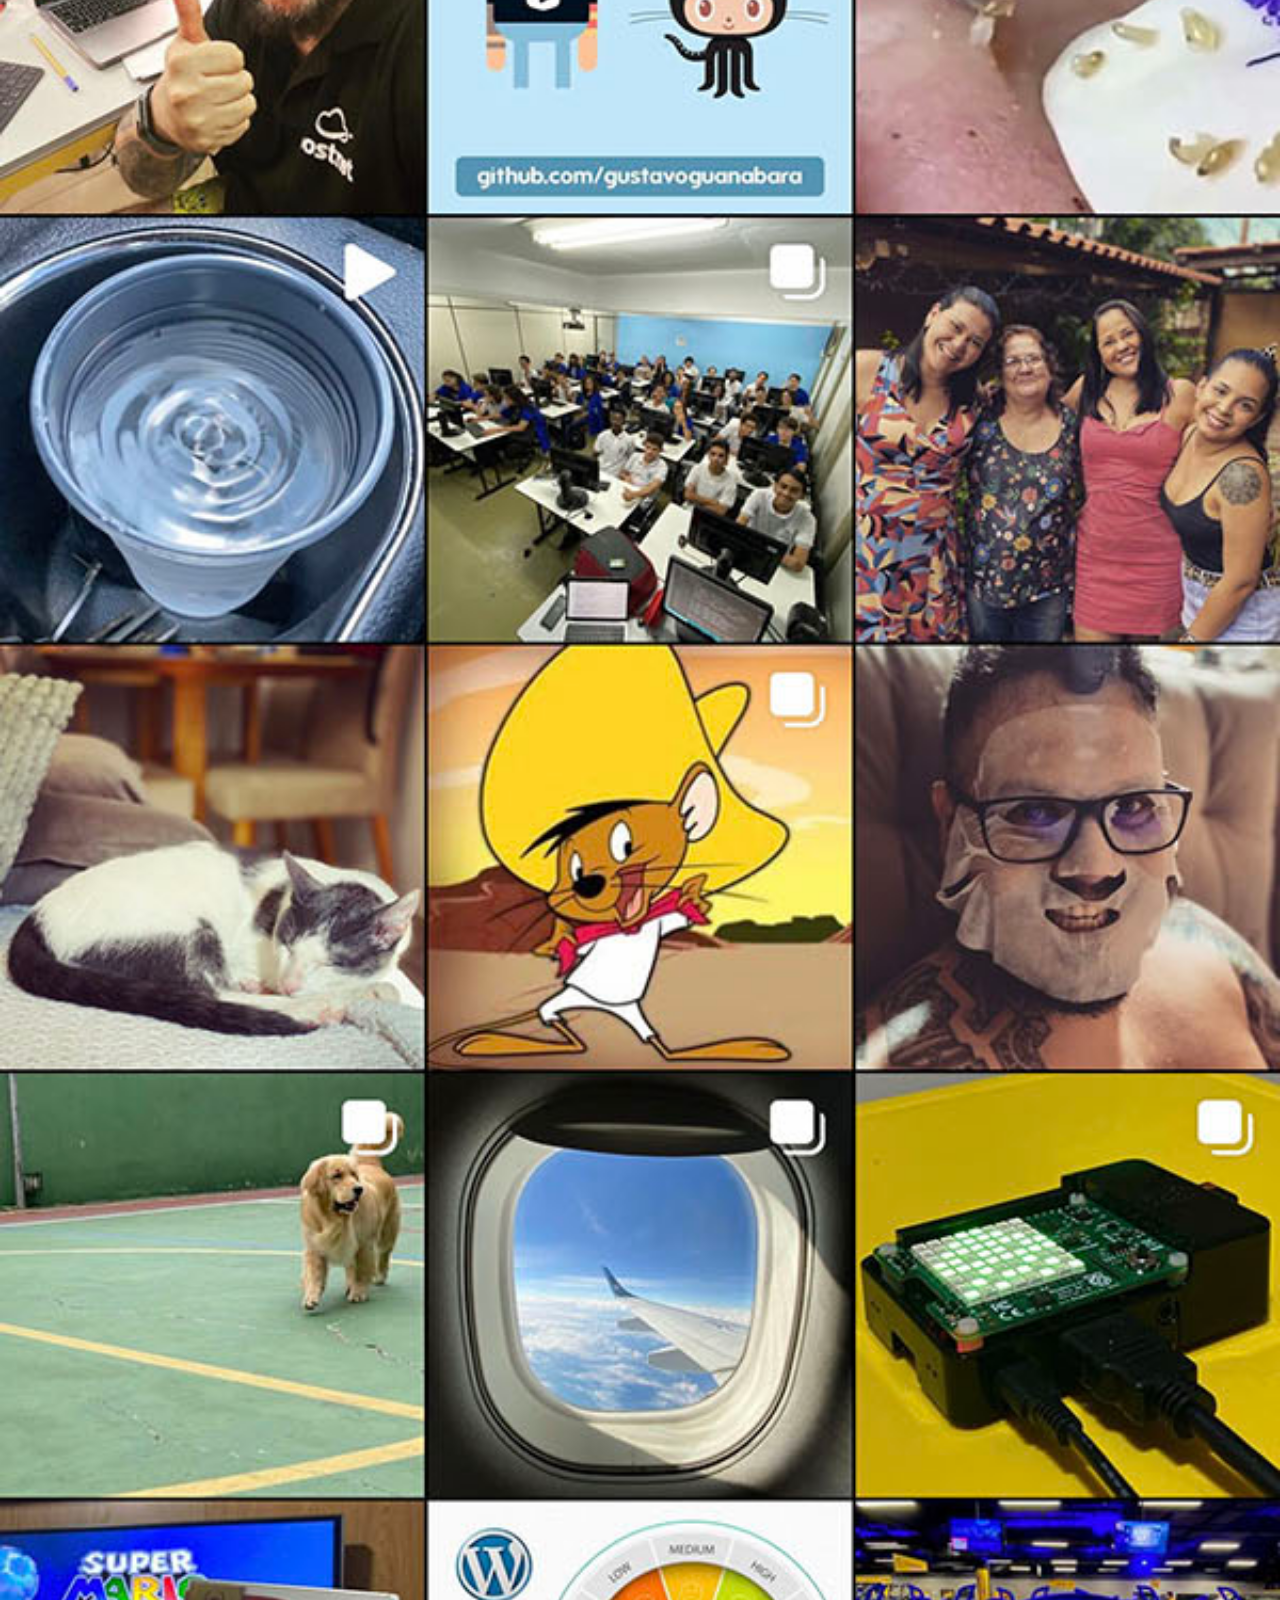
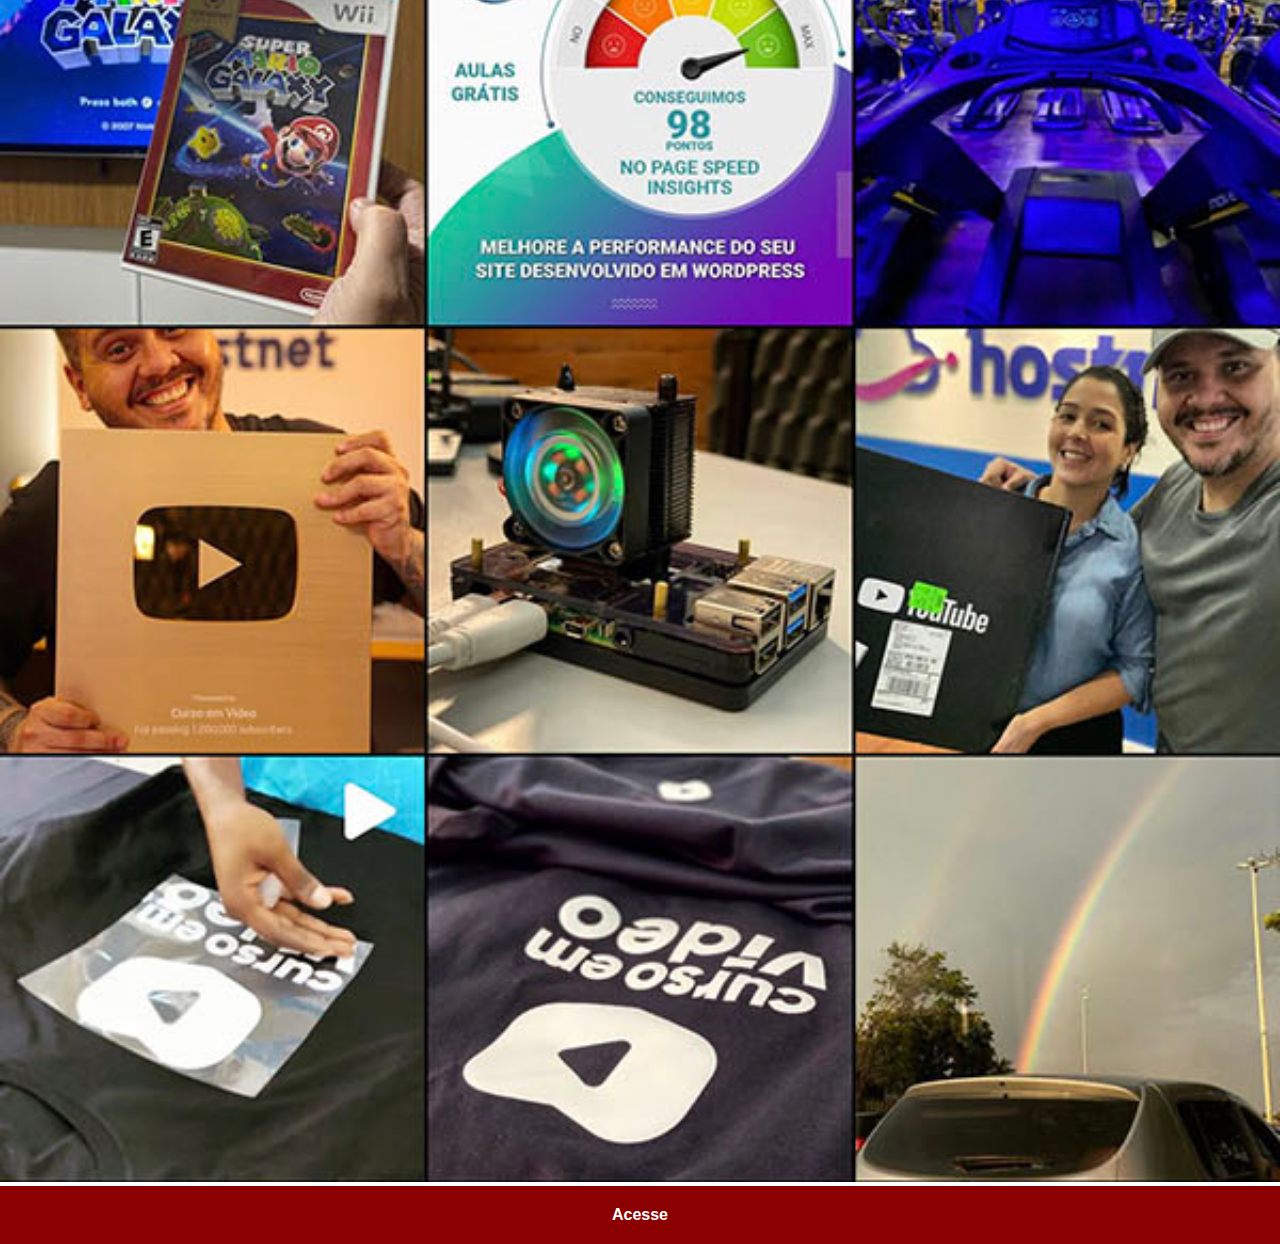
<file: instagram.html>
<!DOCTYPE html>
<html lang="pt-br">
<head>
    <meta charset="UTF-8">
    <meta http-equiv="X-UA-Compatible" content="IE=edge">
    <meta name="viewport" content="width=device-width, initial-scale=1.0">
    <link rel="stylesheet" href="estilos/social.css">
    <title>Instagram</title>
</head>
<body>
    <img src="pacote-d013/imagens/tela-instagram.jpg" alt="">
    <a href="#">Acesse</a>
</body>
</html>
</file>
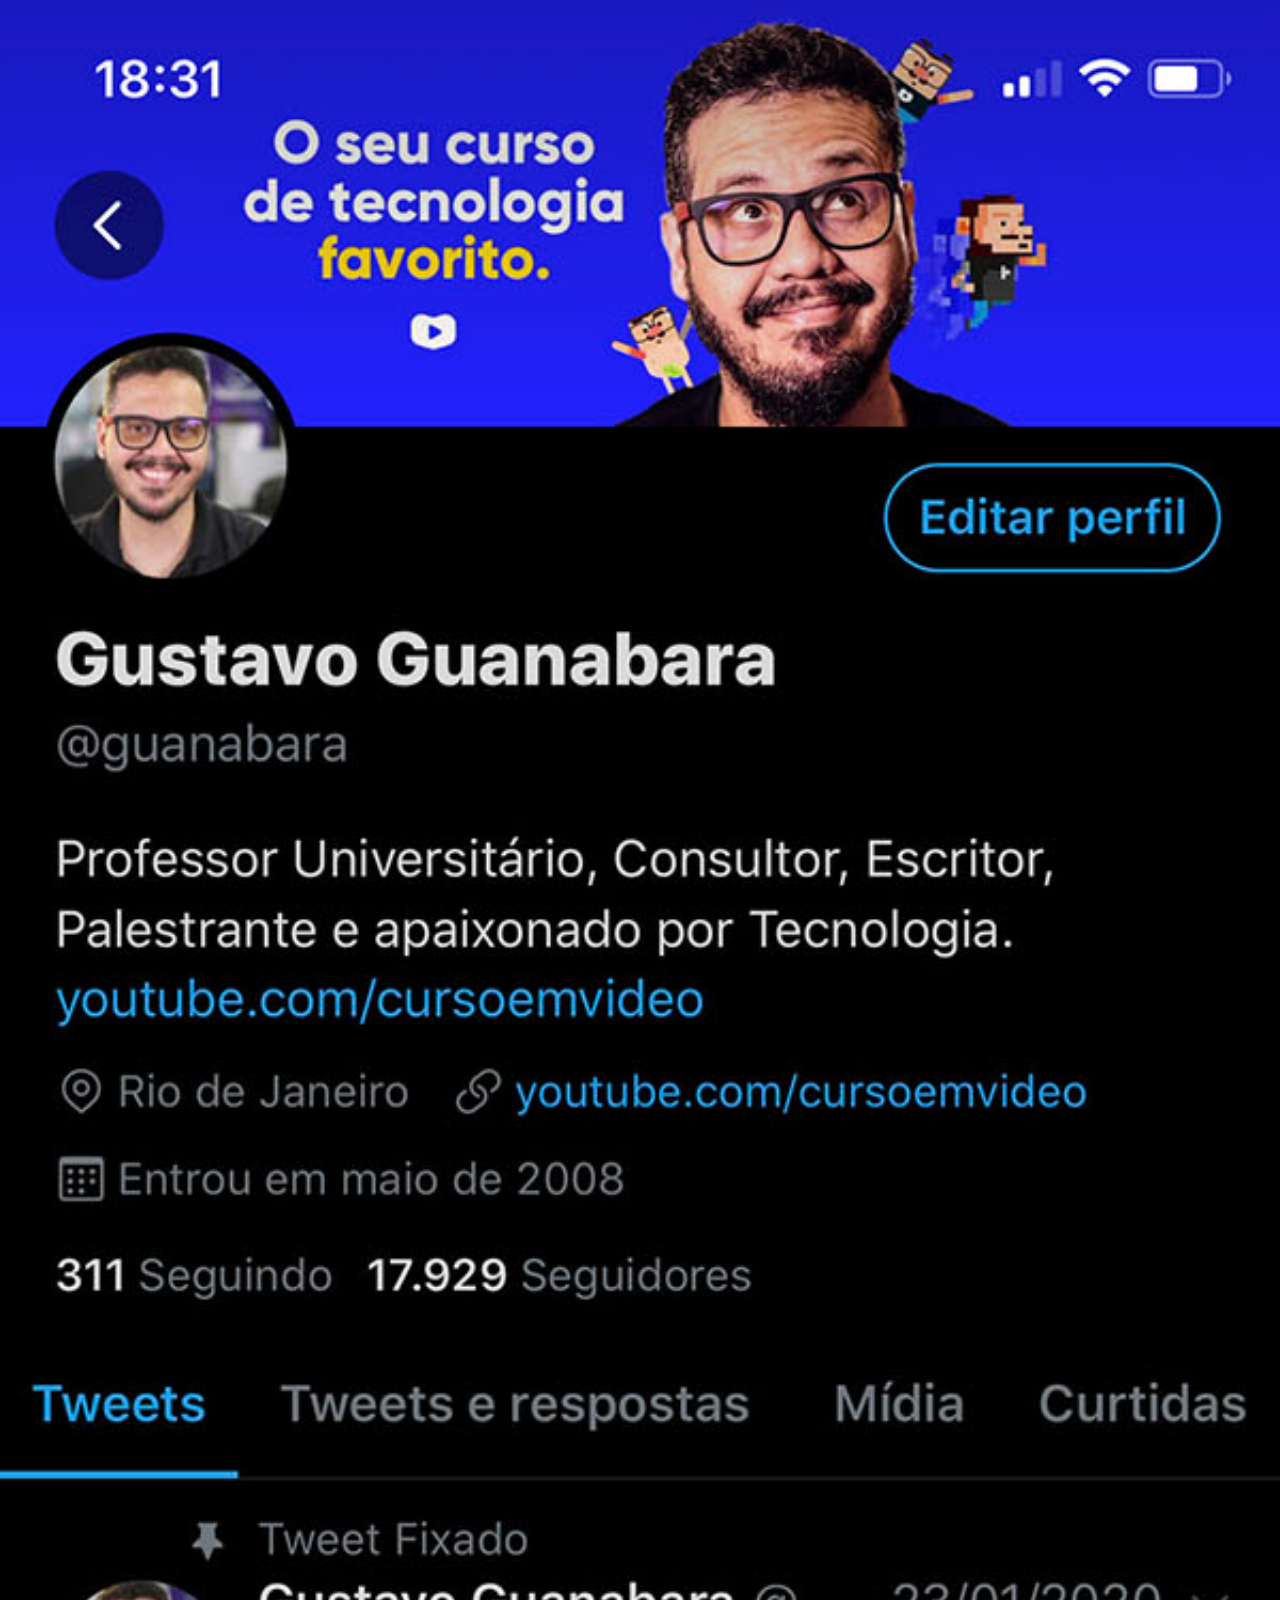
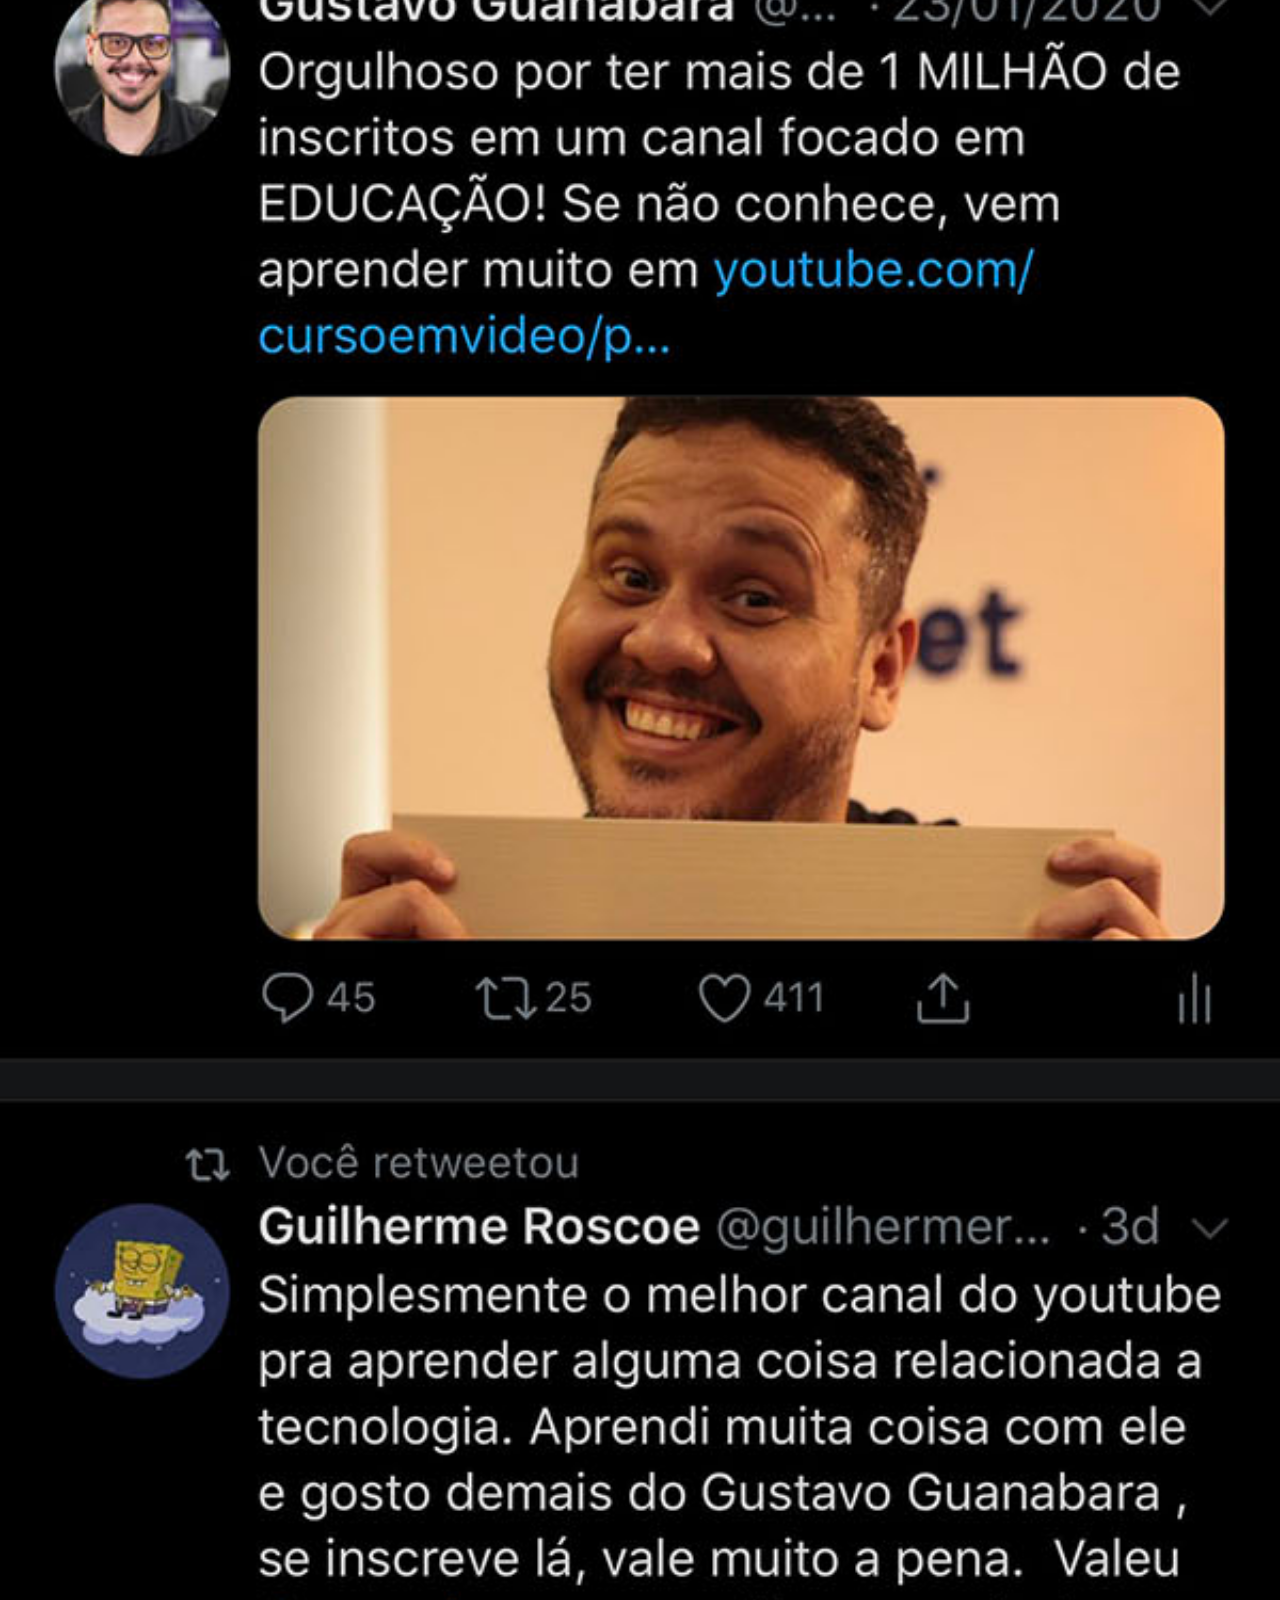
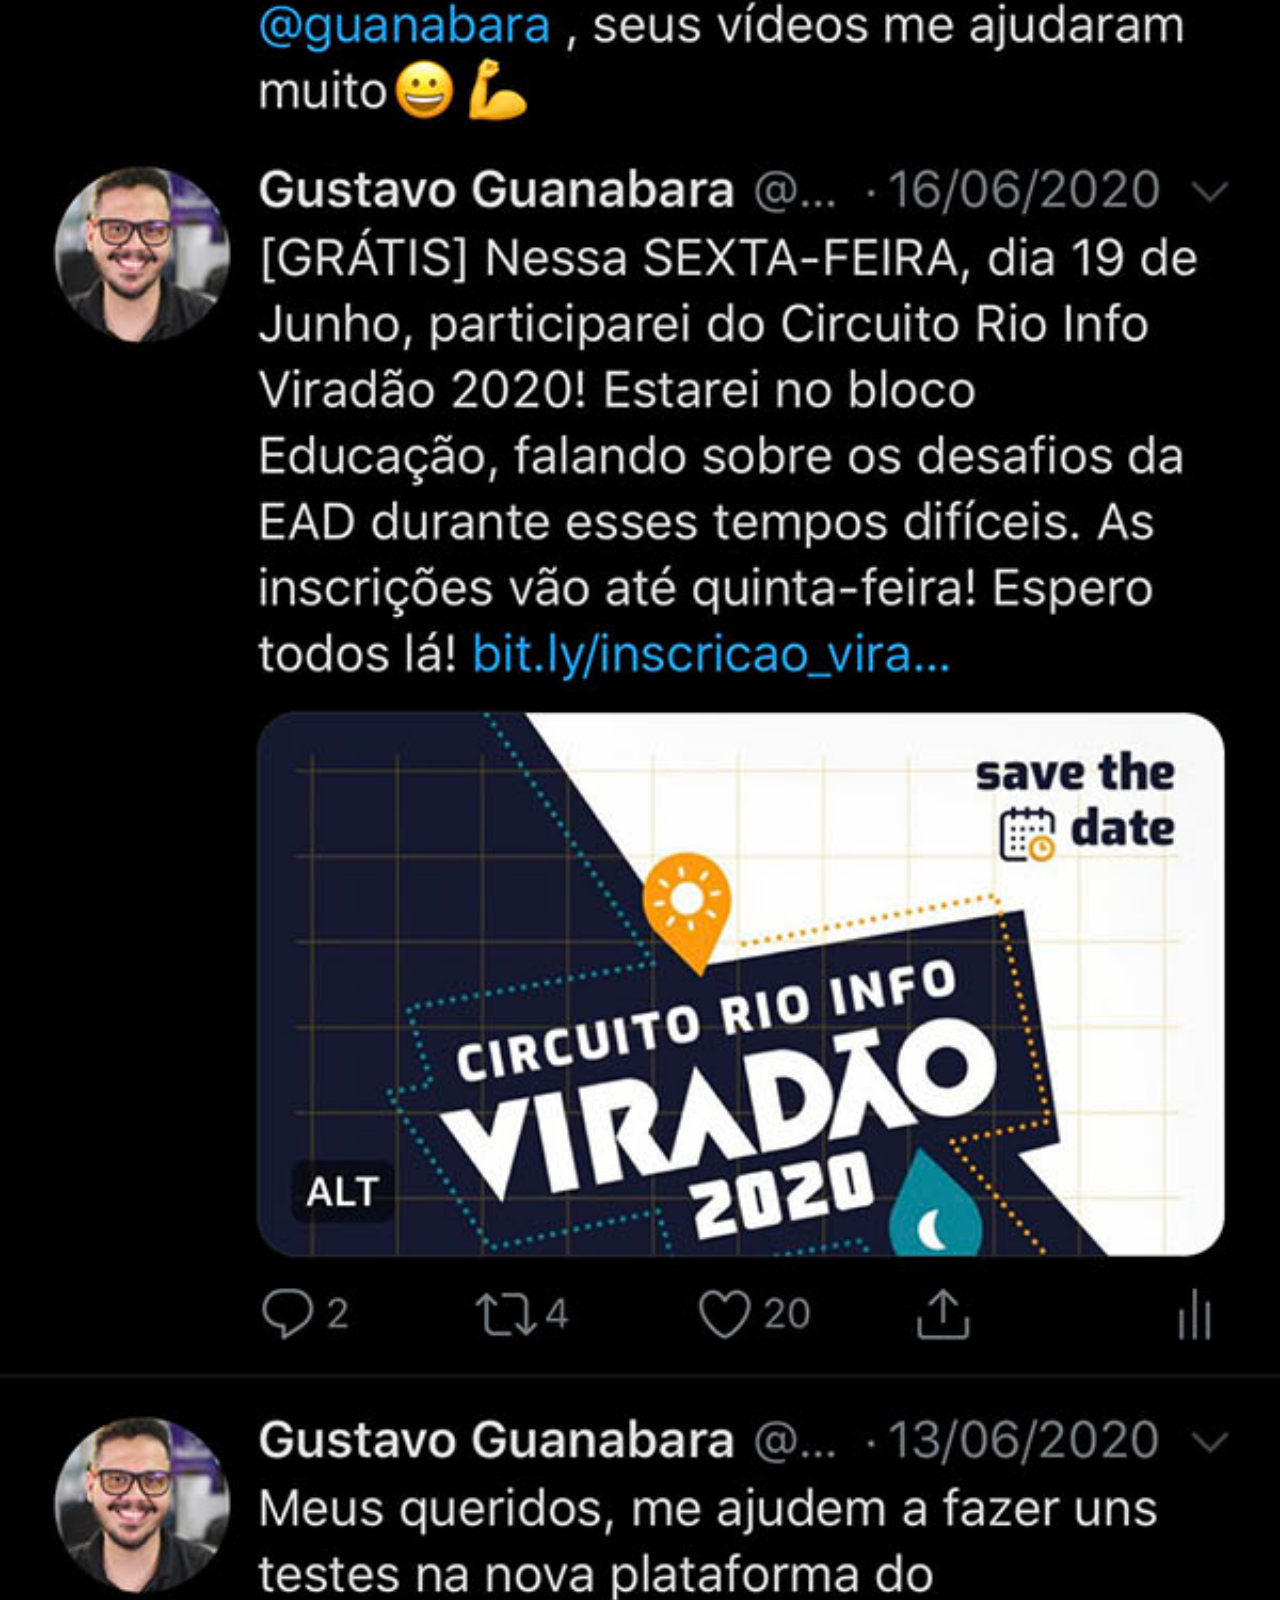
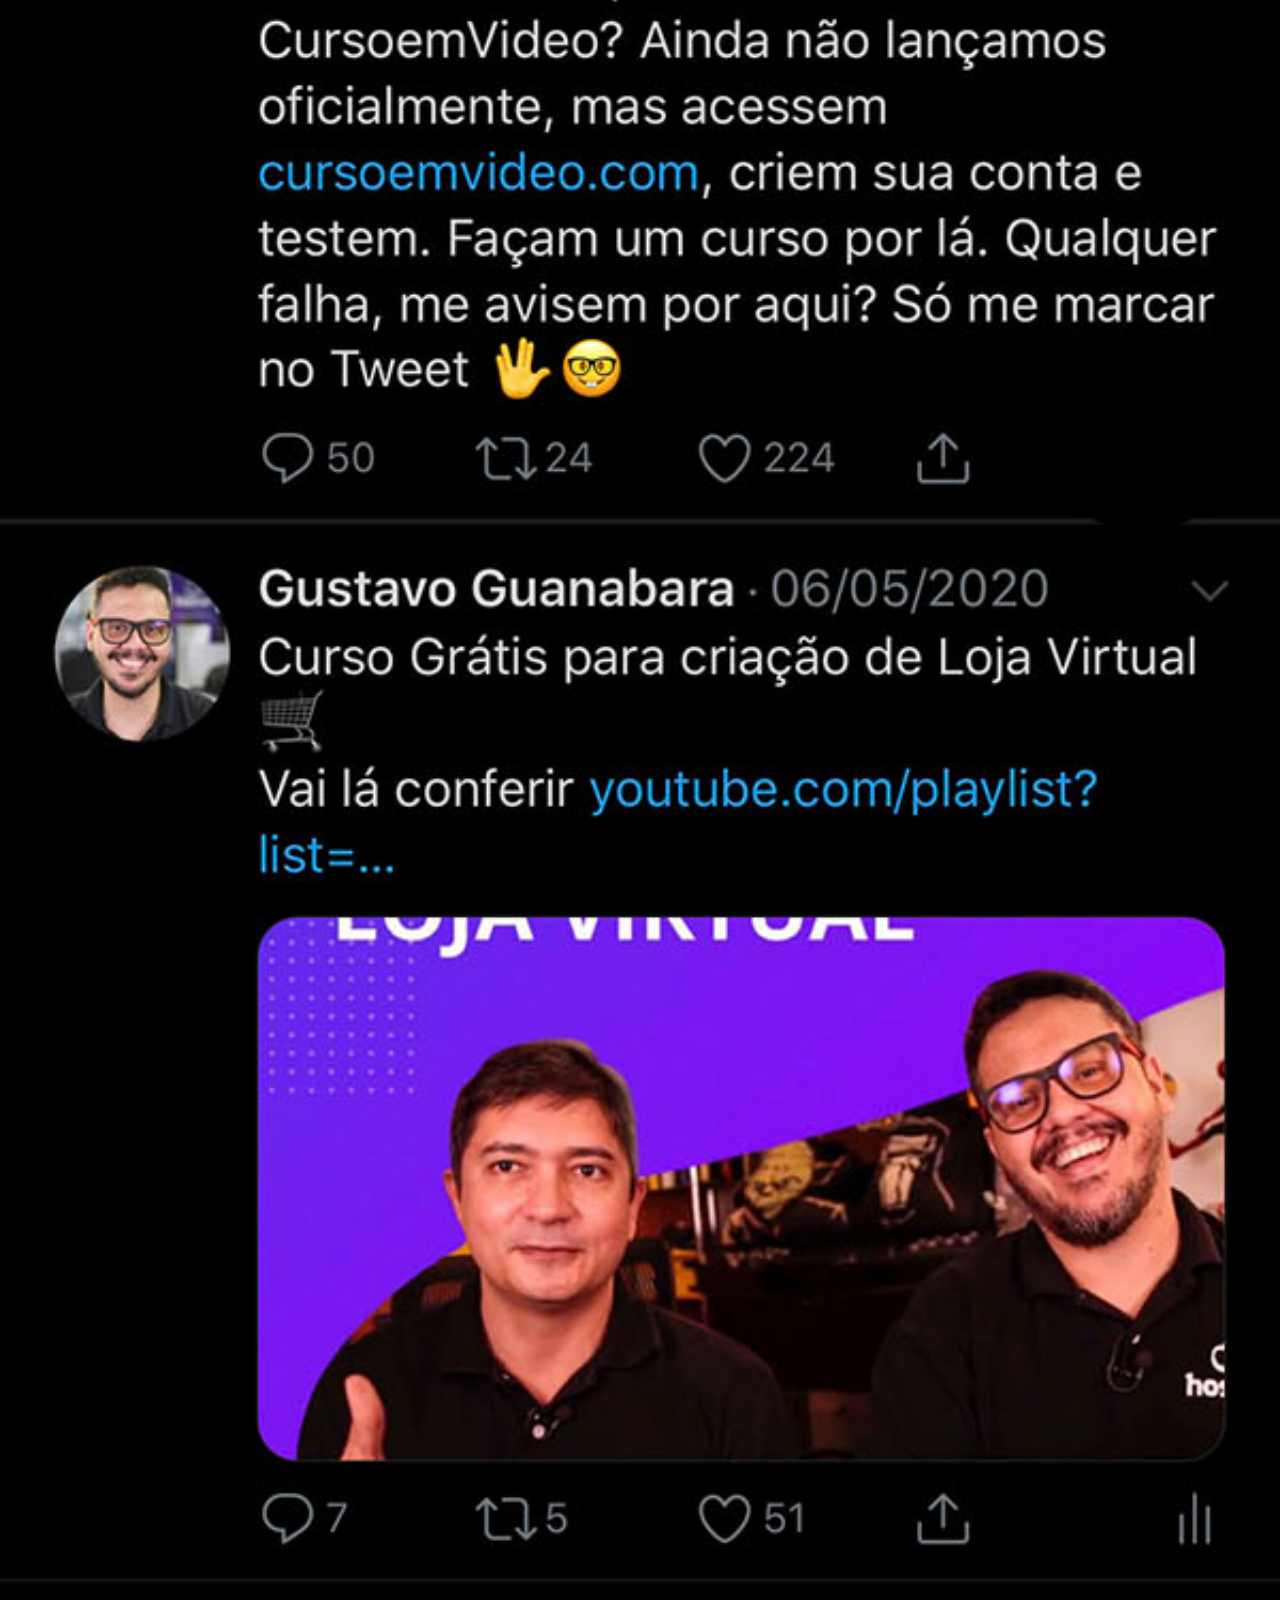
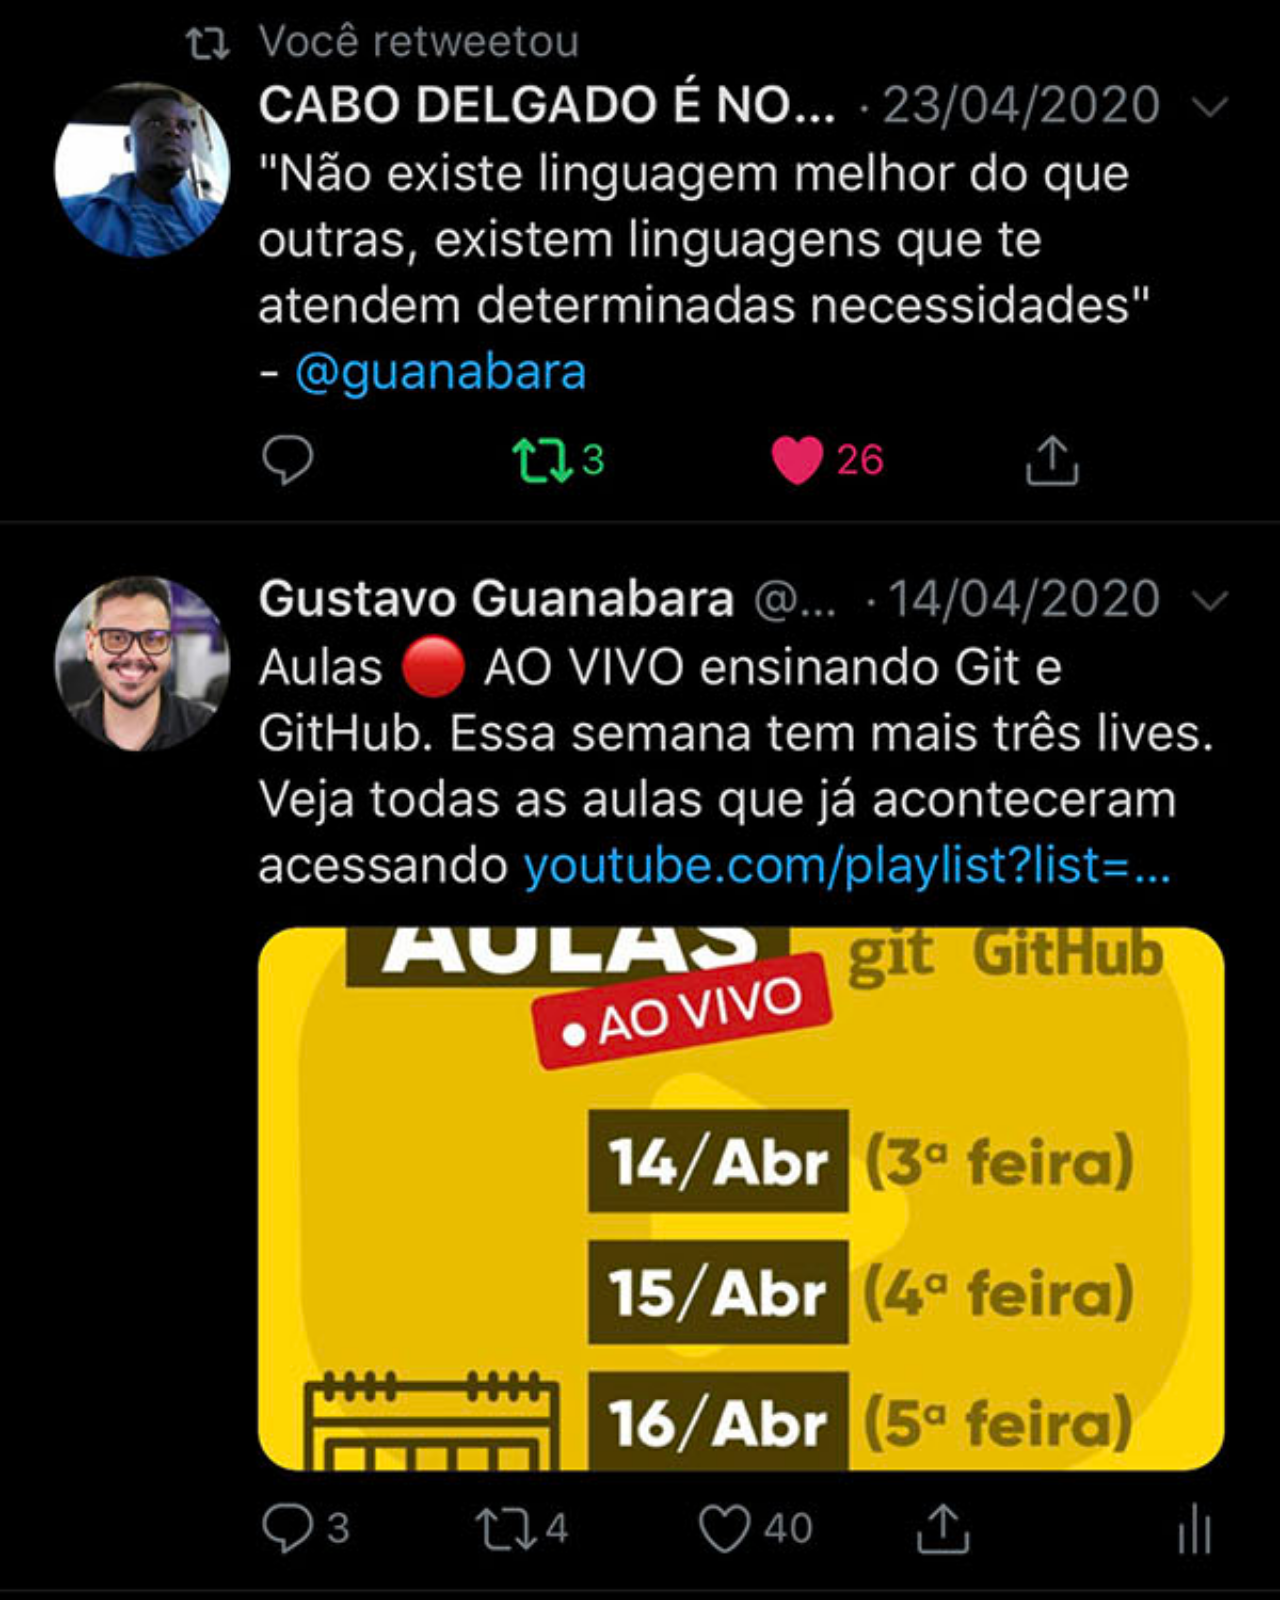
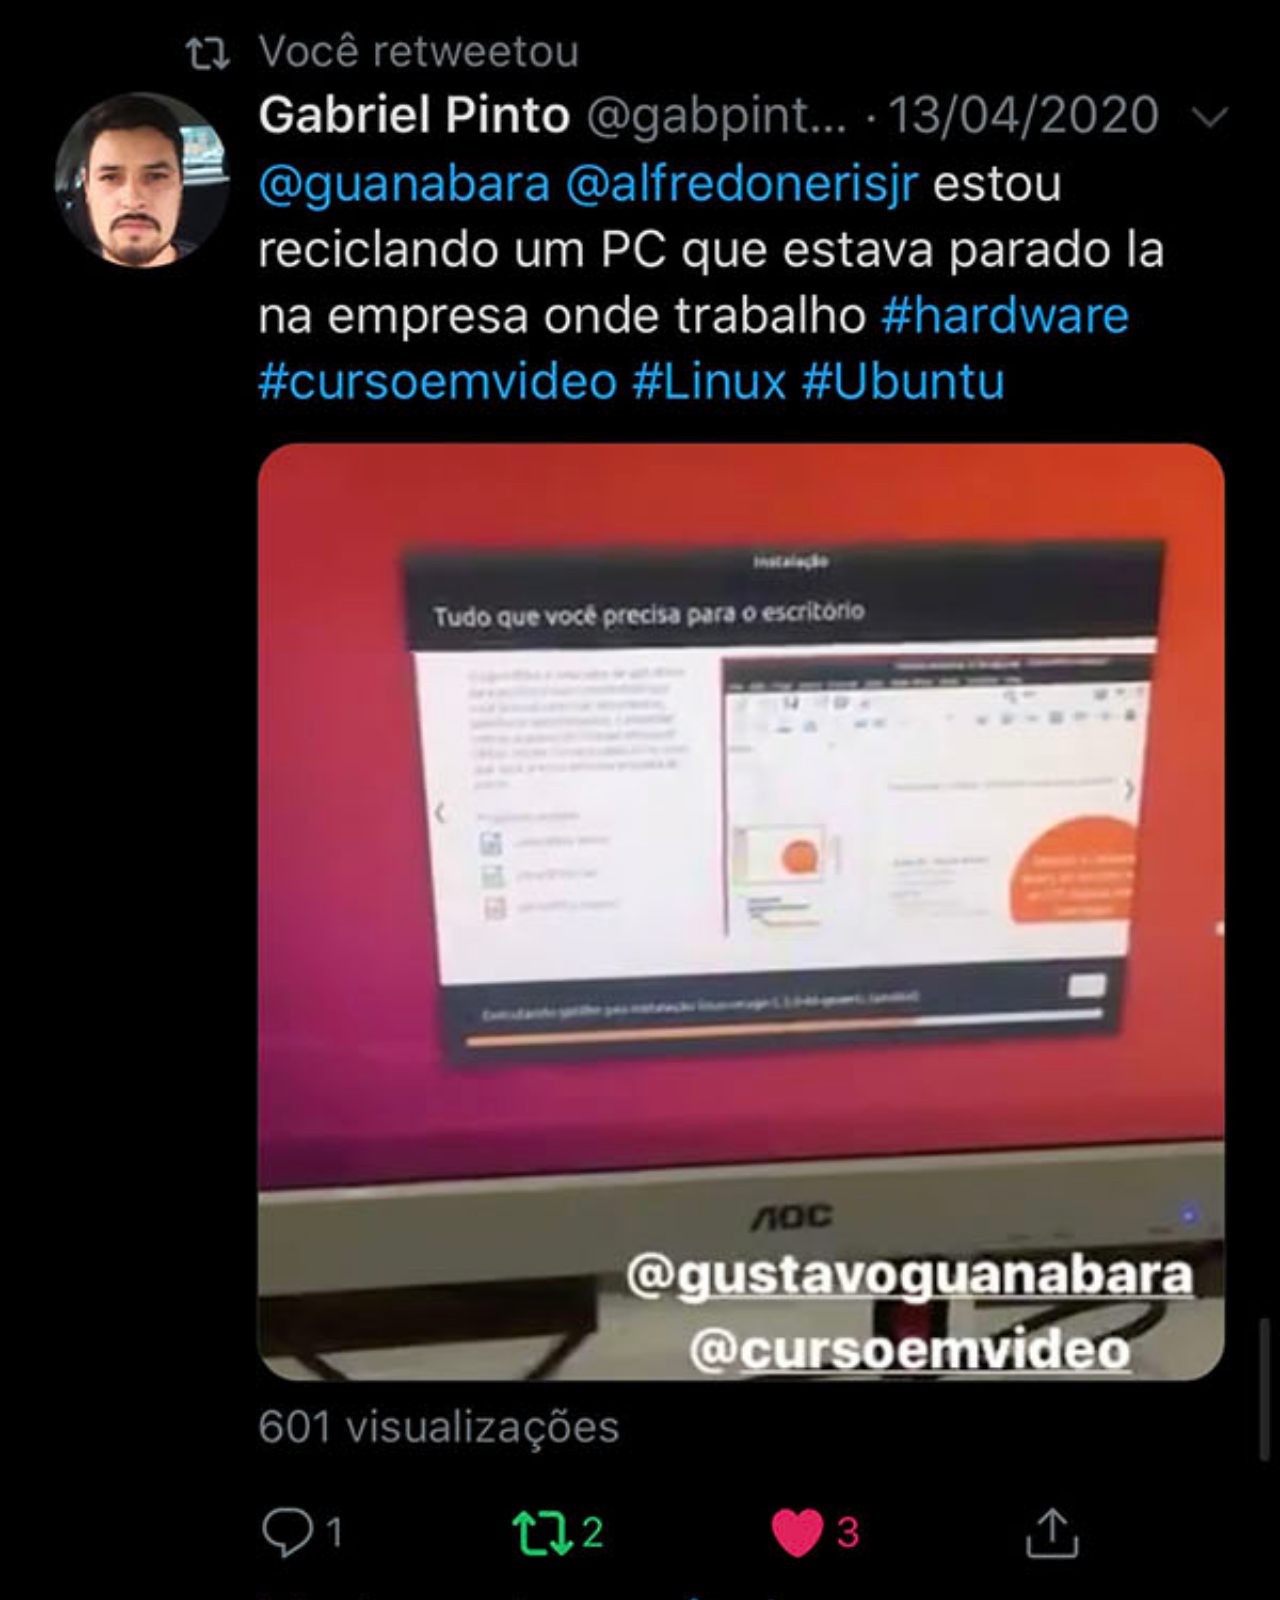
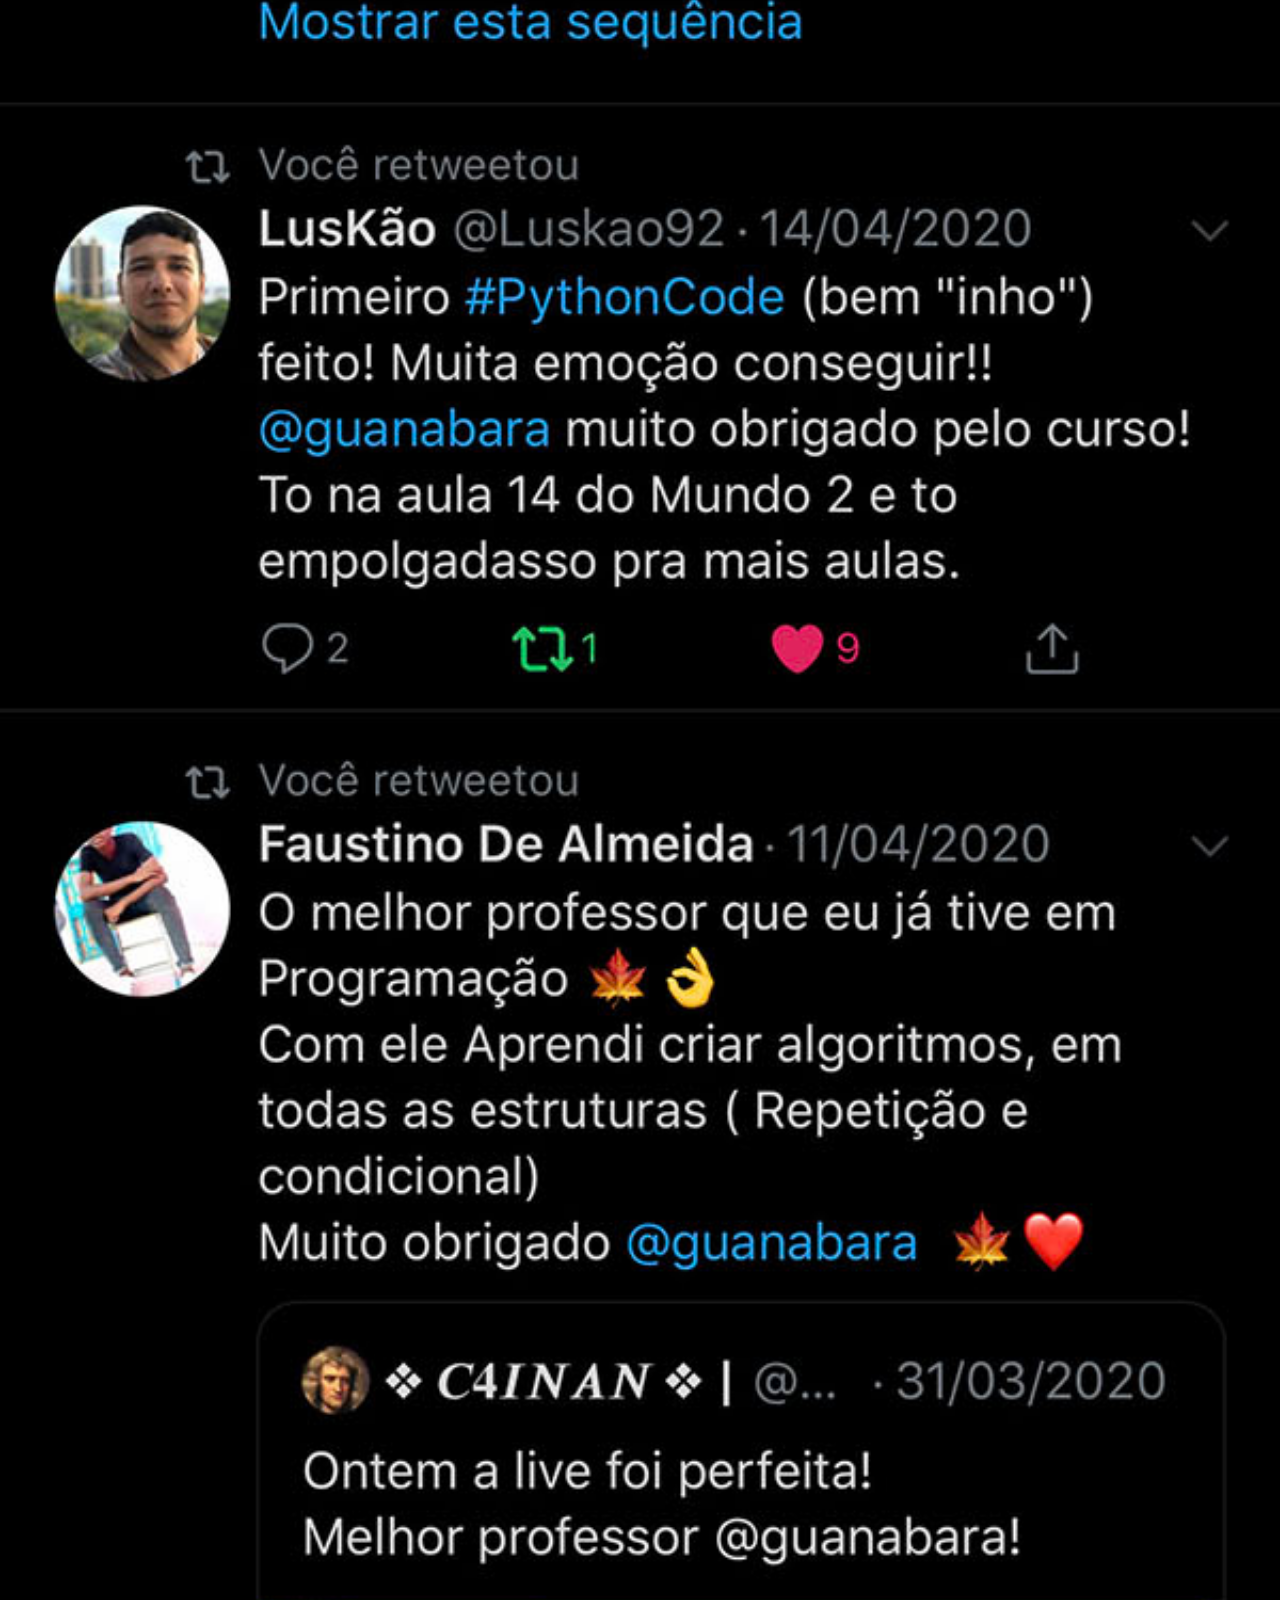
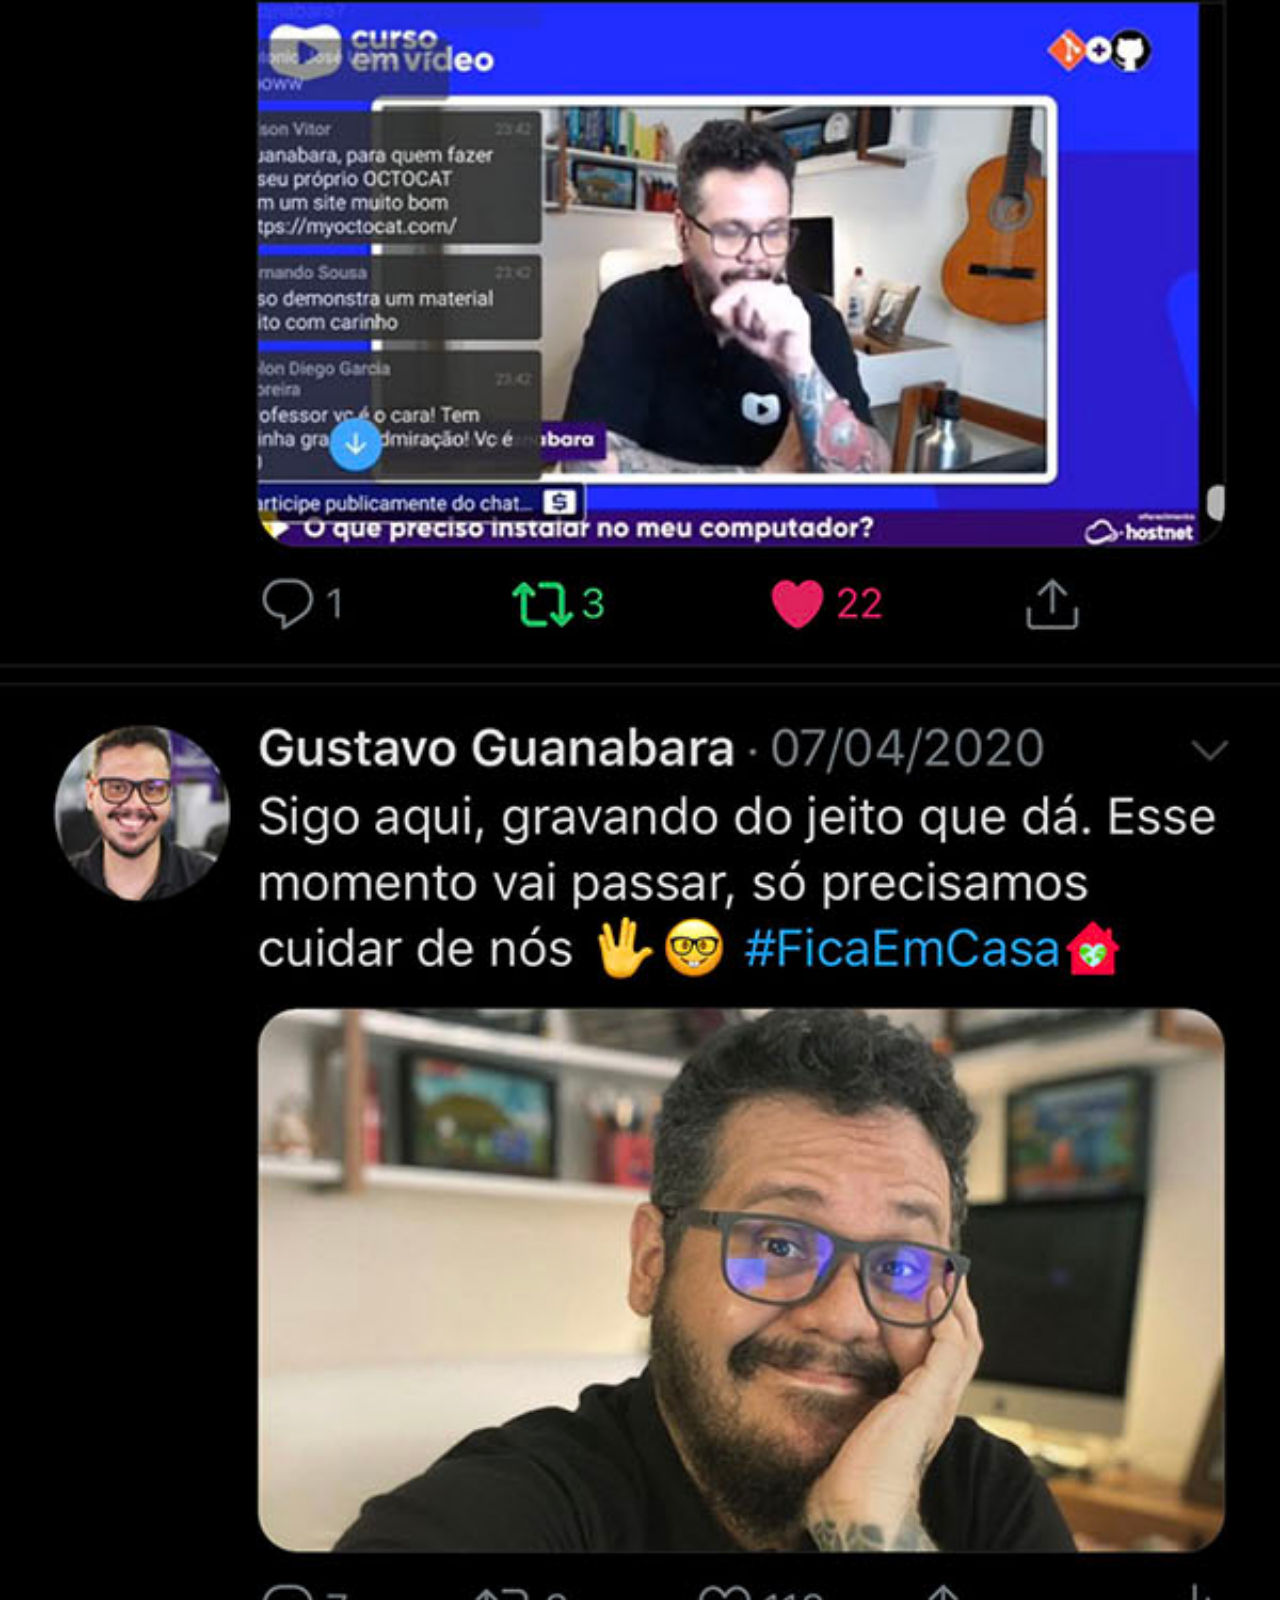
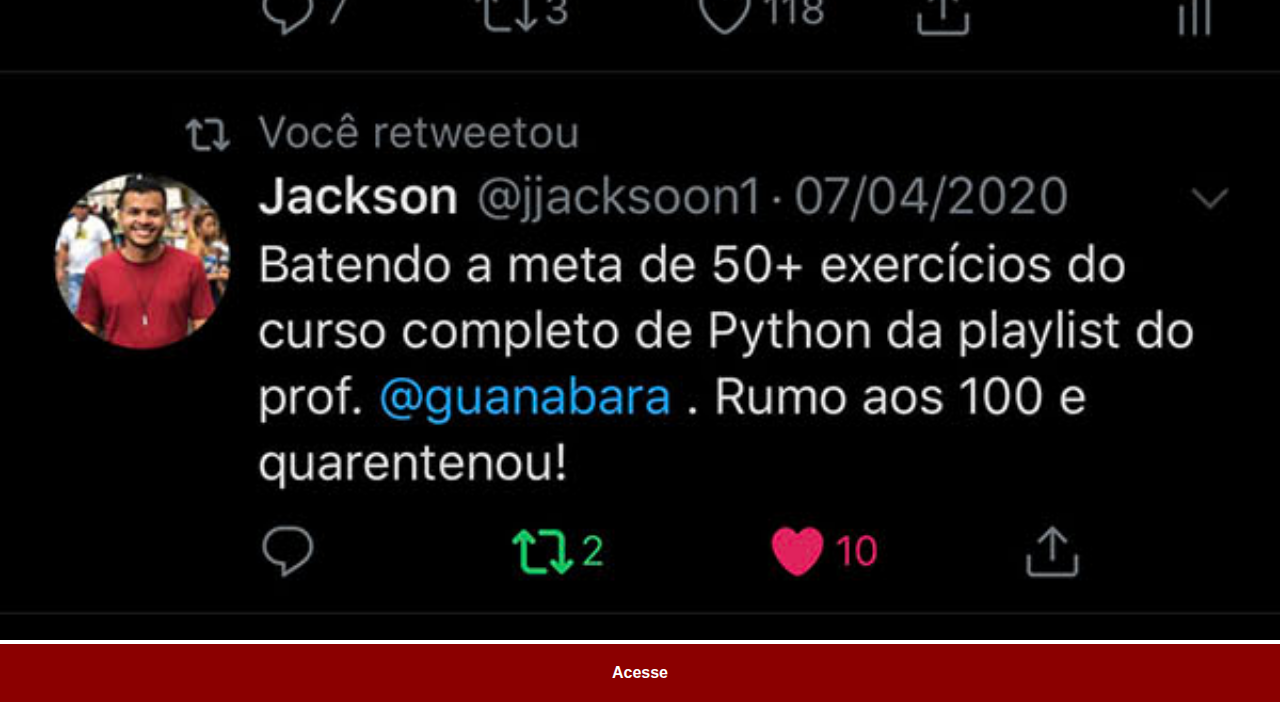
<file: twitter.html>
<!DOCTYPE html>
<html lang="pt-br">
<head>
    <meta charset="UTF-8">
    <meta http-equiv="X-UA-Compatible" content="IE=edge">
    <meta name="viewport" content="width=device-width, initial-scale=1.0">
    <link rel="stylesheet" href="estilos/social.css">
    <title>Twitter</title>
</head>
<body>
    <img src="pacote-d013/imagens/tela-twitter.jpg" alt="">
    <a href="#">Acesse</a>
</body>
</html>
</file>
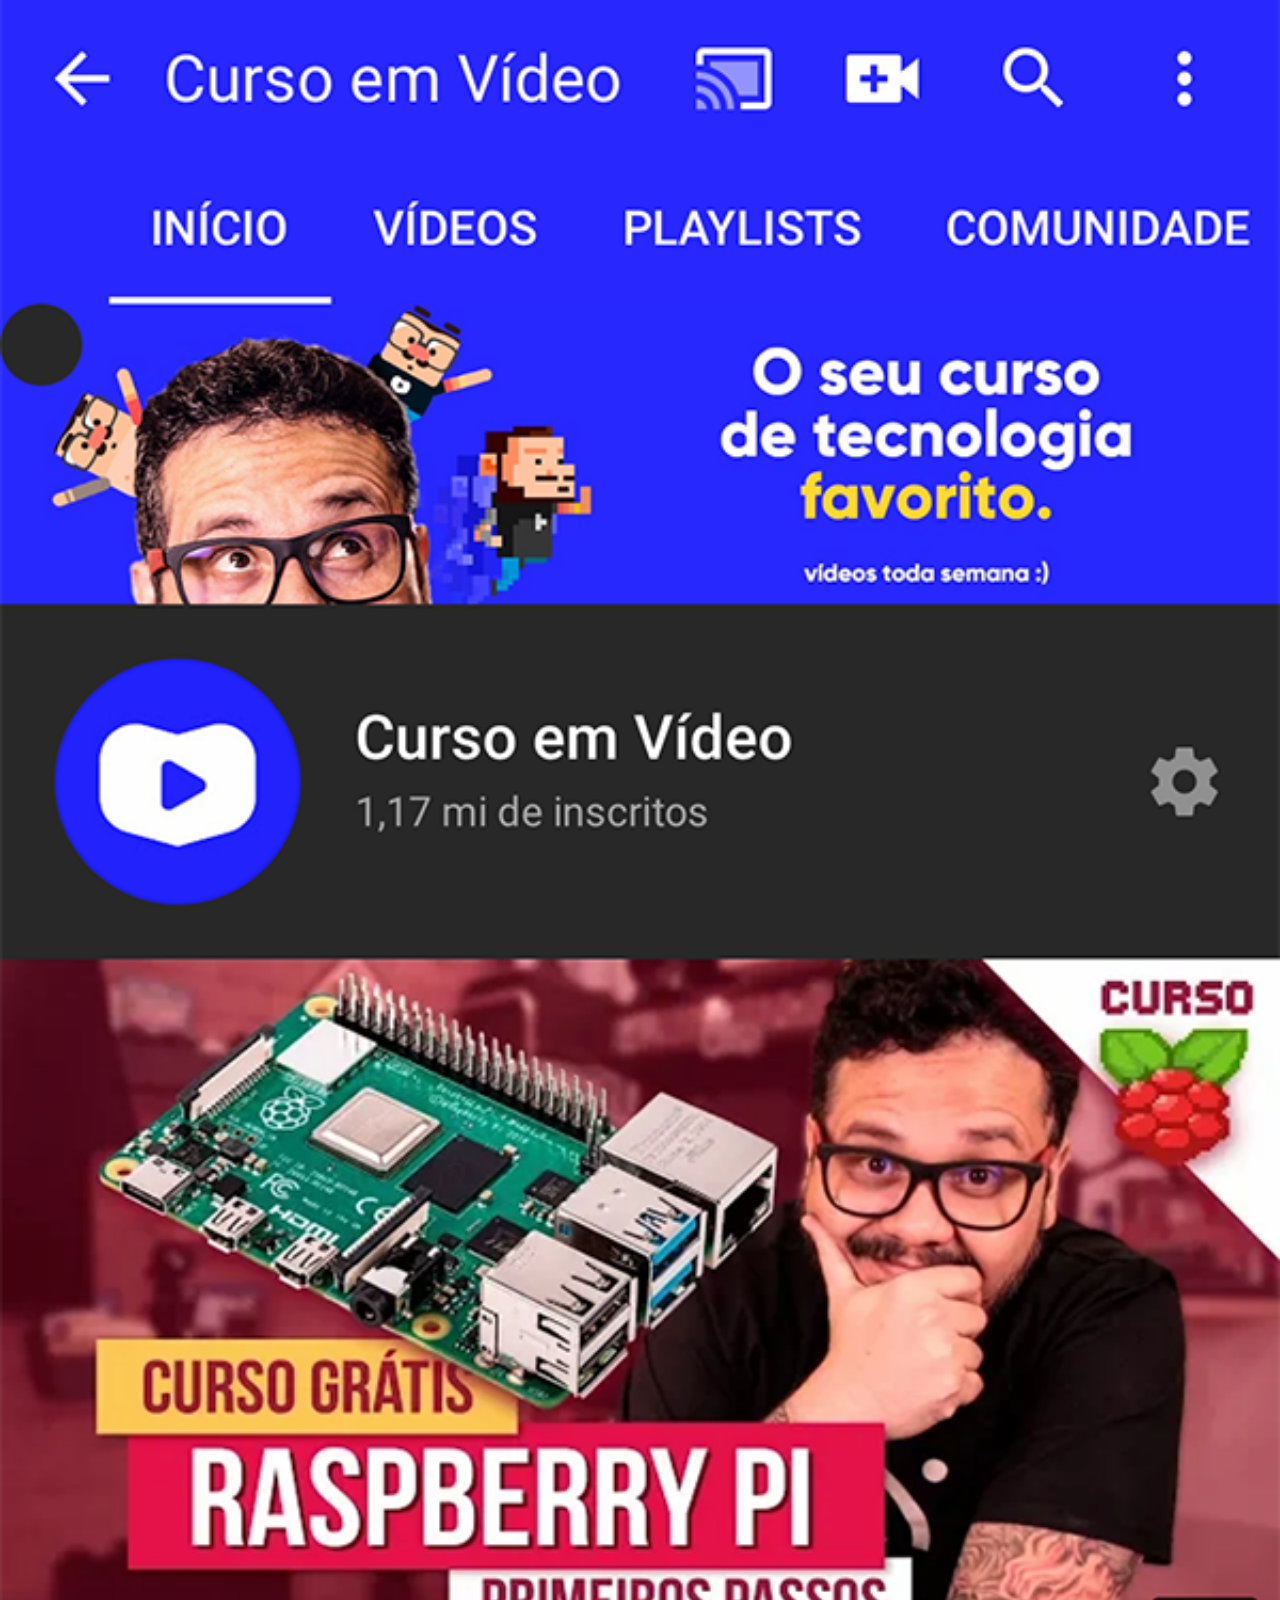
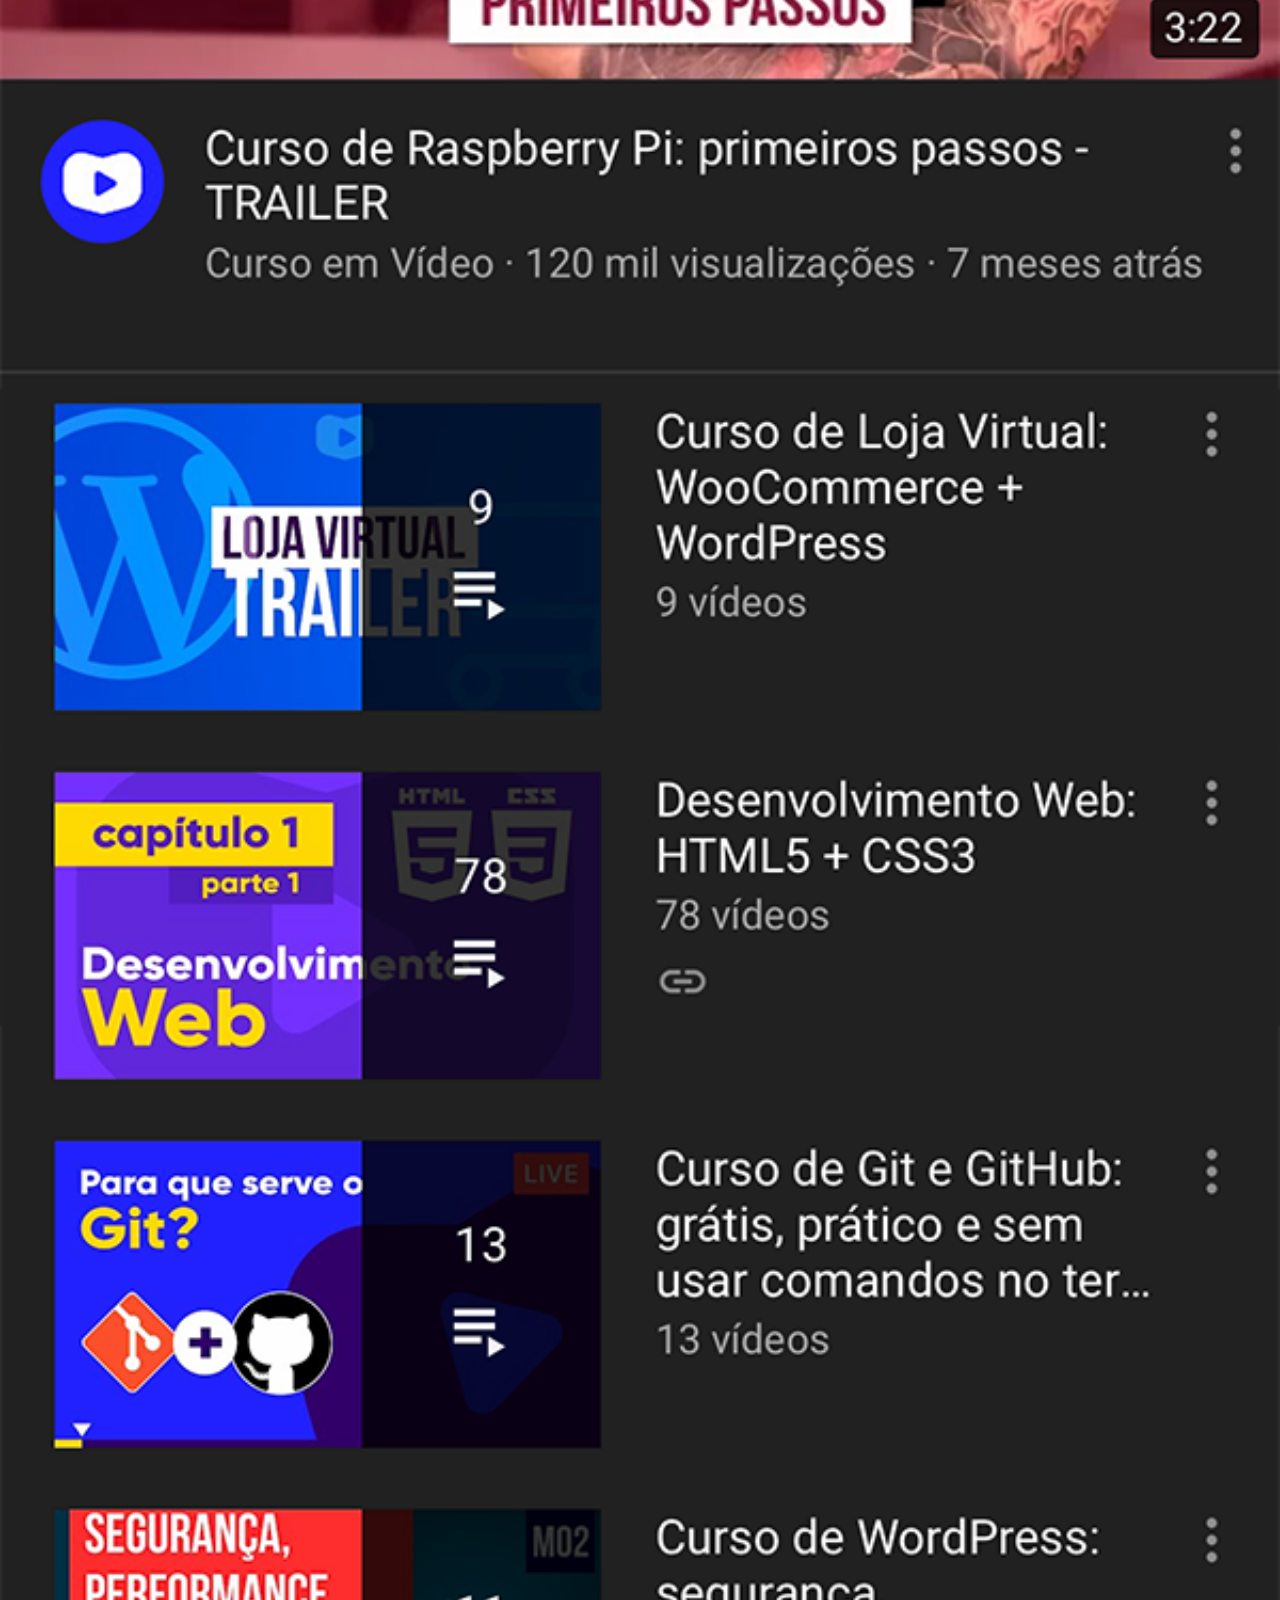
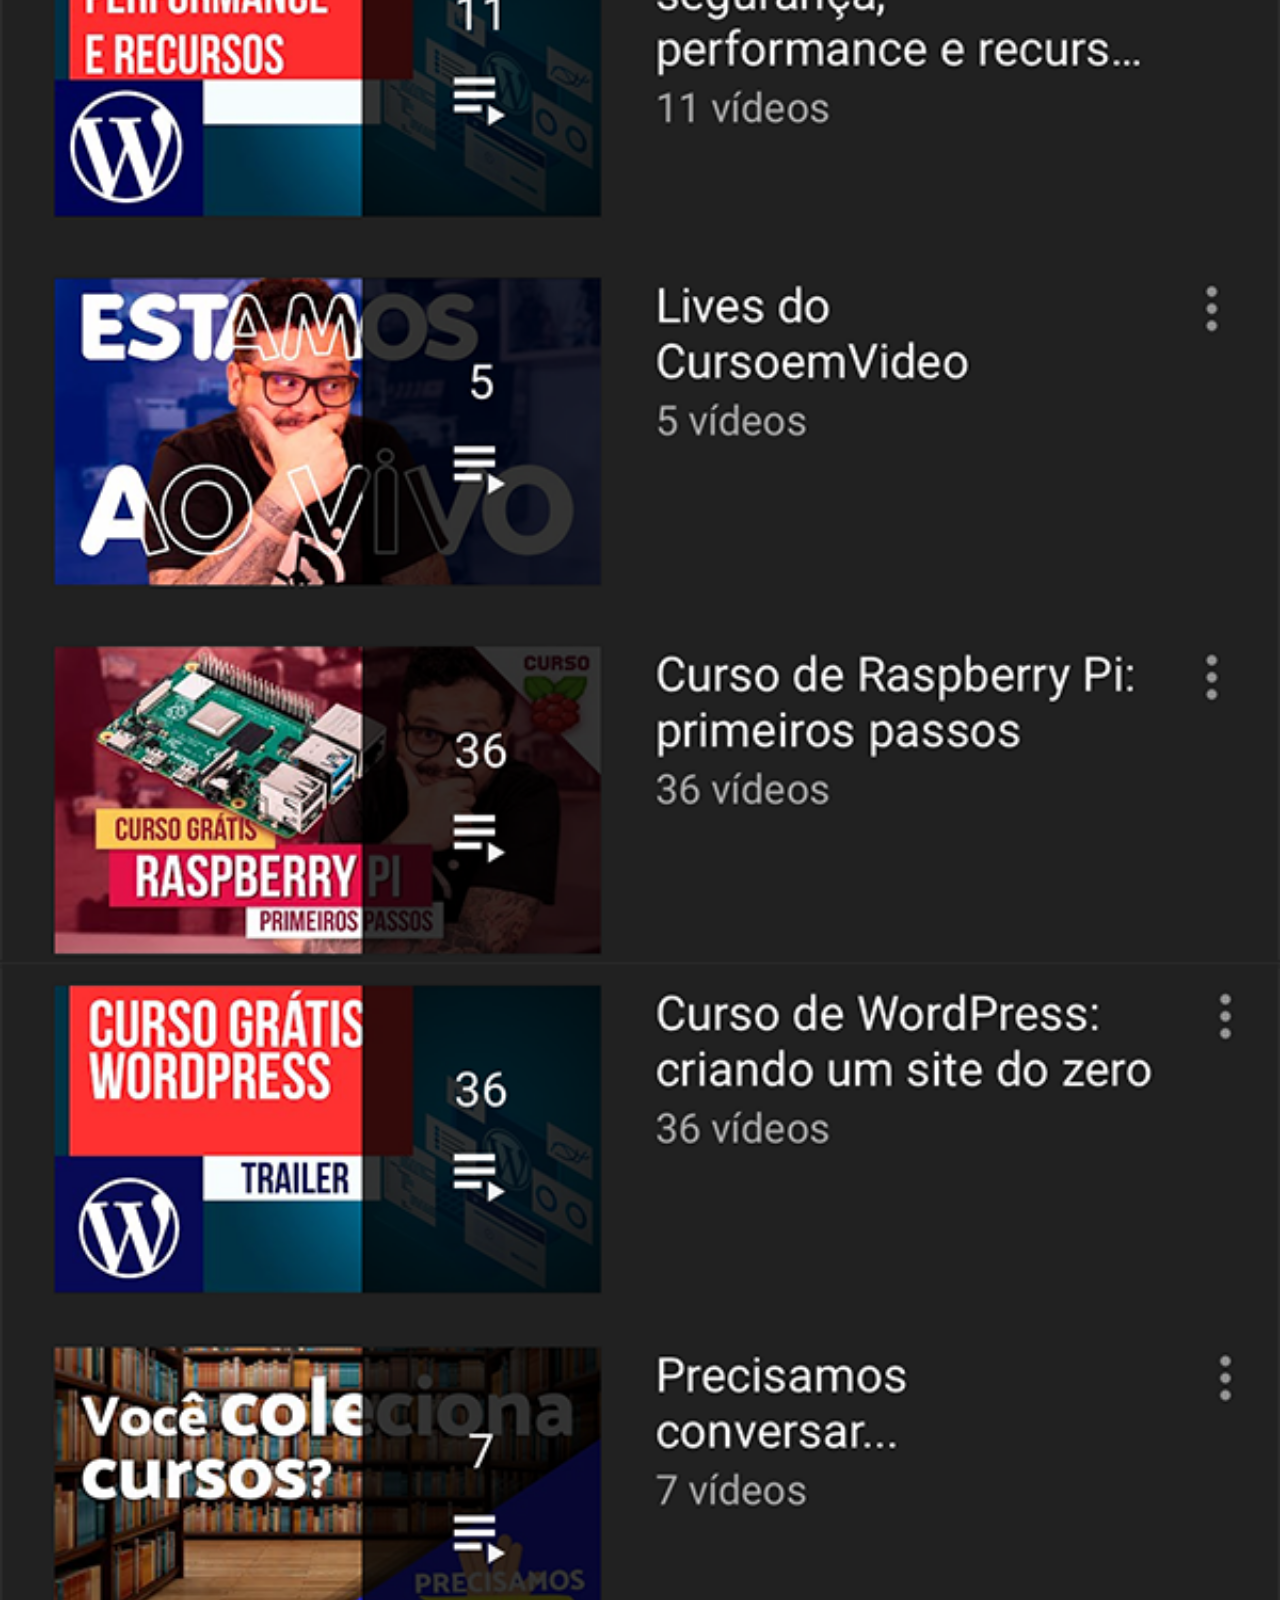
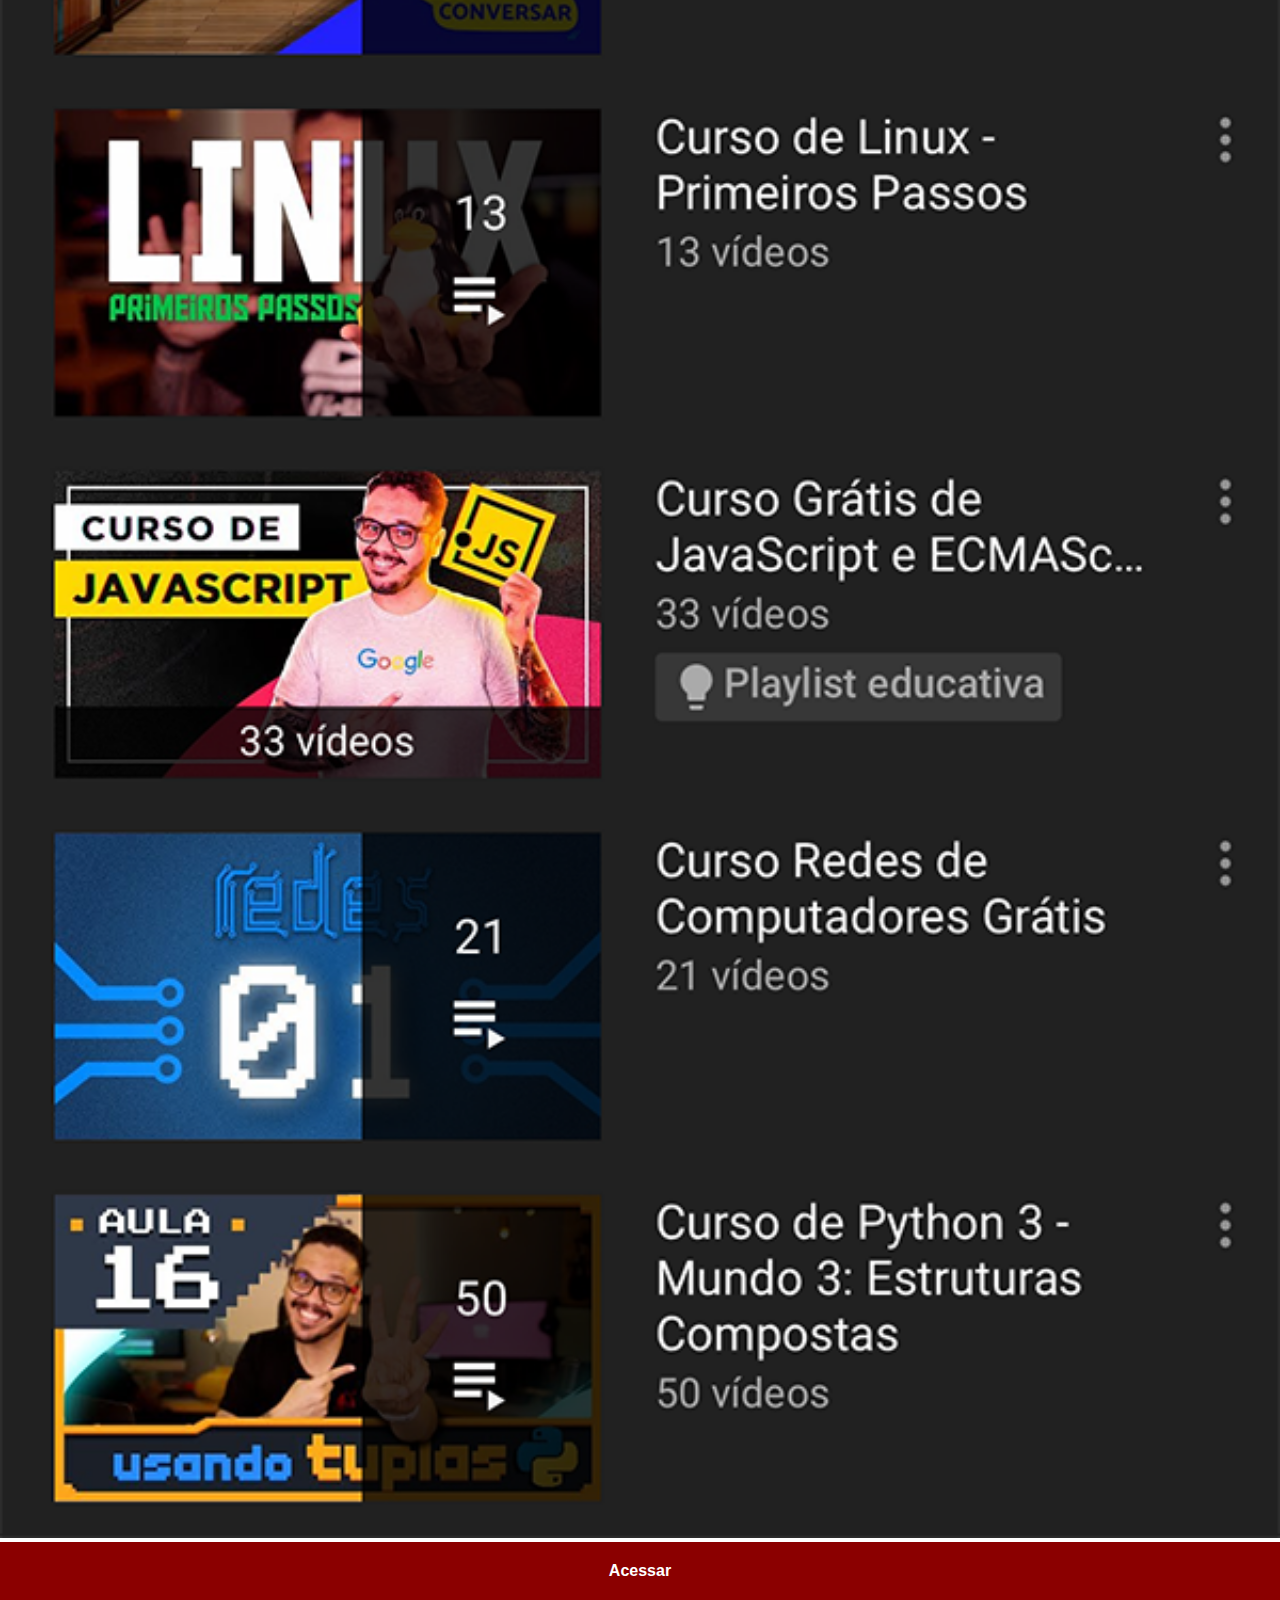
<file: youtube.html>
<!DOCTYPE html>
<html lang="pt-br">
<head>
    <meta charset="UTF-8">
    <meta http-equiv="X-UA-Compatible" content="IE=edge">
    <meta name="viewport" content="width=device-width, initial-scale=1.0">
    <link rel="stylesheet" href="estilos/social.css">
    <title>youtube</title>
    
</head>
<body>
    <img src="pacote-d013/imagens/tela-youtube.png" alt="Youtube">
    <a href="https://www.youtube.com/watch?v=Cj4SgmsMvYg" target="_blank"> Acessar</a>
</body>
</html>
</file>
<file: estilos/style.css>
@charset "UTF-8";

* {
    margin: 0%;
    padding: 0%;
    font-family: Arial, Helvetica, sans-serif;
}

html, body {
    height: 100vh;
    width: 100vw;
    background-color: black;
}
body {
    background: url(../pacote-d013/imagens/fundo-madeira.jpg) no-repeat top center;
    background-size: cover;
    background-attachment: fixed;
}

main {
    height: 100vh;
    position: relative;
    background-color: green;
}

section#telefone {
    position: absolute;
    top: 50%;
    left: 50%;
    transform: translate(-50%, -50%);
    height: 627px;
    width: 311px;
    background-color: blue;
    background: url(../pacote-d013/imagens/frame-iphone.png) no-repeat;
}

iframe#tela {
    position: relative;
    top: 80px;
    left: 22px;
    width: 269px;
    height: 471px;
    box-shadow: inset 10px 10px 10px 10px rgba(0, 0, 0, 0.24);
}

section#redes-sociais {
    text-align: right;
}

section#redes-sociais img {
    width: 50px;
    margin: 10px;
    border-radius: 50%;
    box-shadow: 2px 2px 2px rgba(0, 0, 0, 0.342);
    box-sizing: border-box;
}

section#redes-sociais img:hover {
    border: 2px solid rgba(255, 255, 255, 0.747);
    transform: translate(-3px, -3px);
    box-shadow: 5px 5px 10px rgba(0, 0, 0, 0.507);
    transition: transform .3s border 1s;
}
</file>
<file: estilos/social.css>
@charset "UTF-8";

* {
    margin: 0%;
    padding: 0%;
    font-family: Arial, Helvetica, sans-serif;
}
::-webkit-scrollbar {
    width: 0px;
    height: 0px;
}

img {
    width: 100vw;
}

a {
    font-weight: bolder;
    display: block;
    background-color: darkred;
    color: white;
    text-align: center;
    text-decoration: none;
    padding: 20px;
}

a:hover {
    background-color: red;
}
</file>
